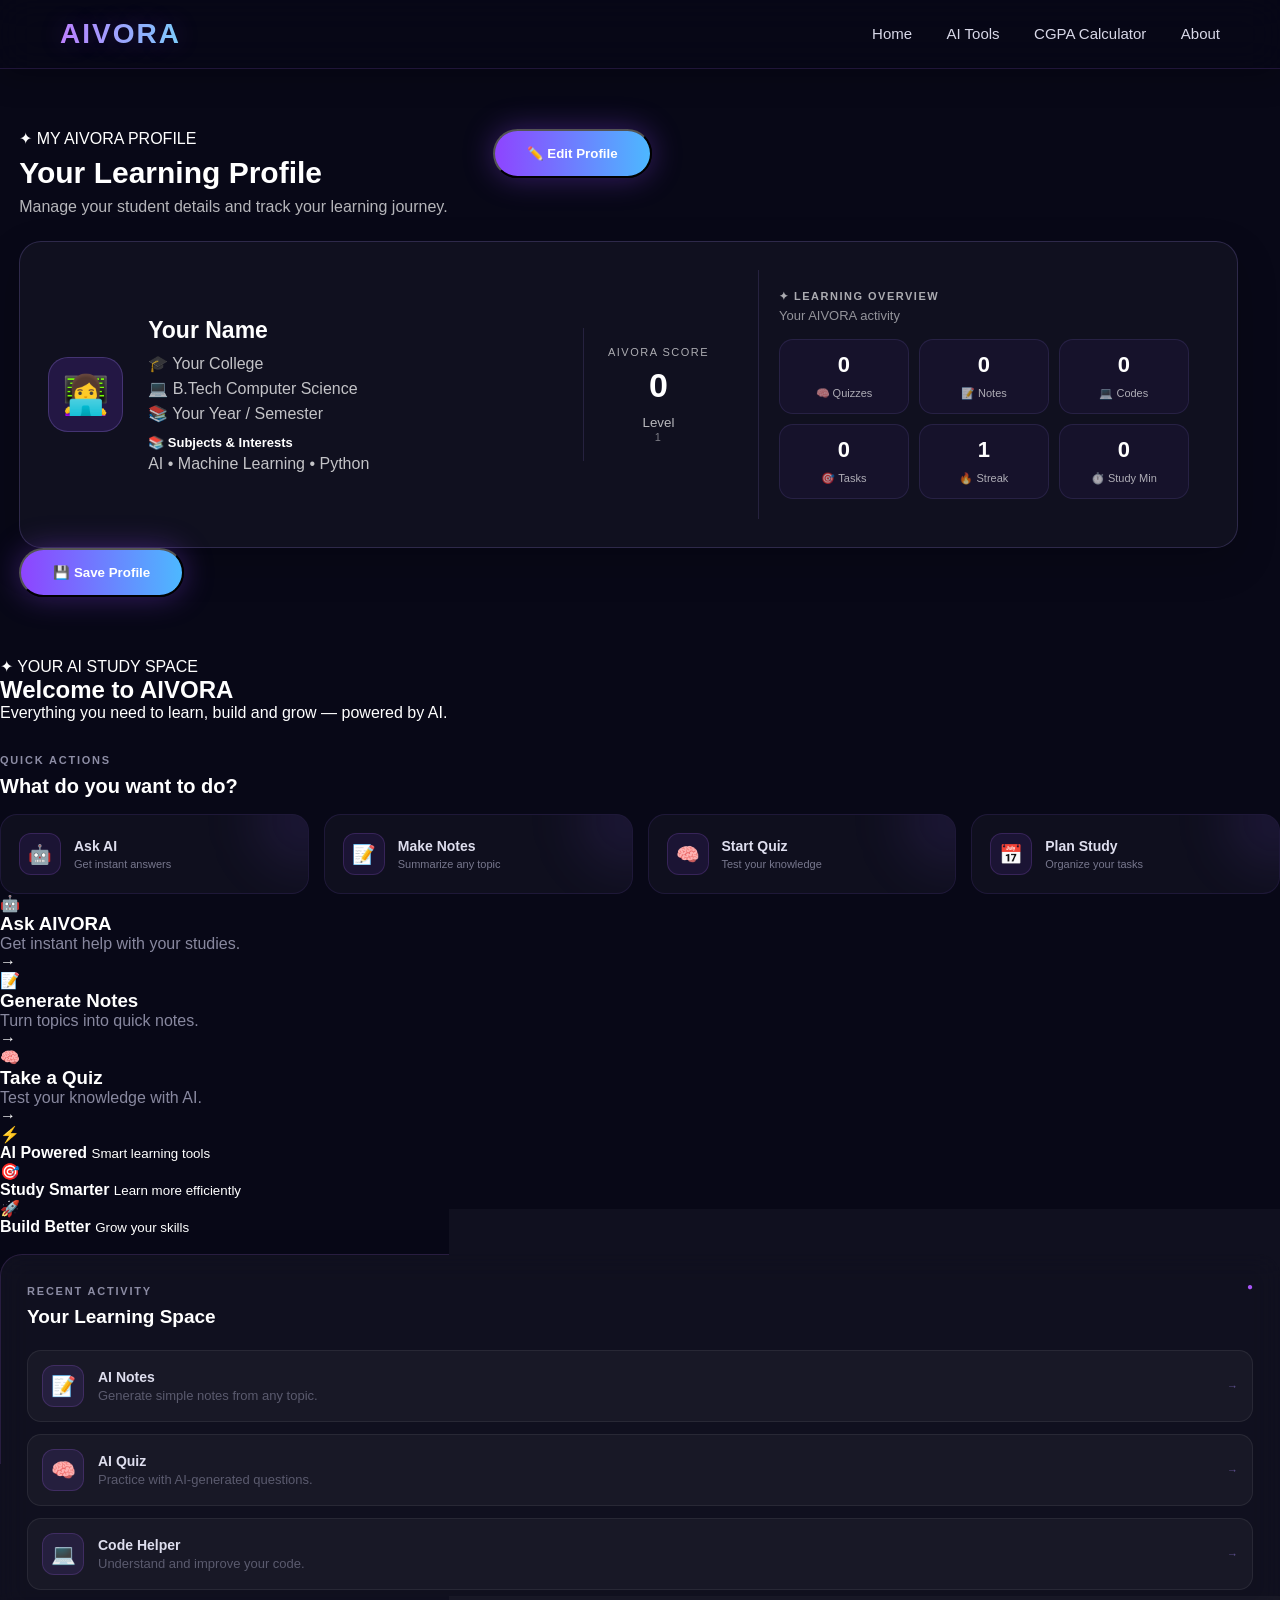
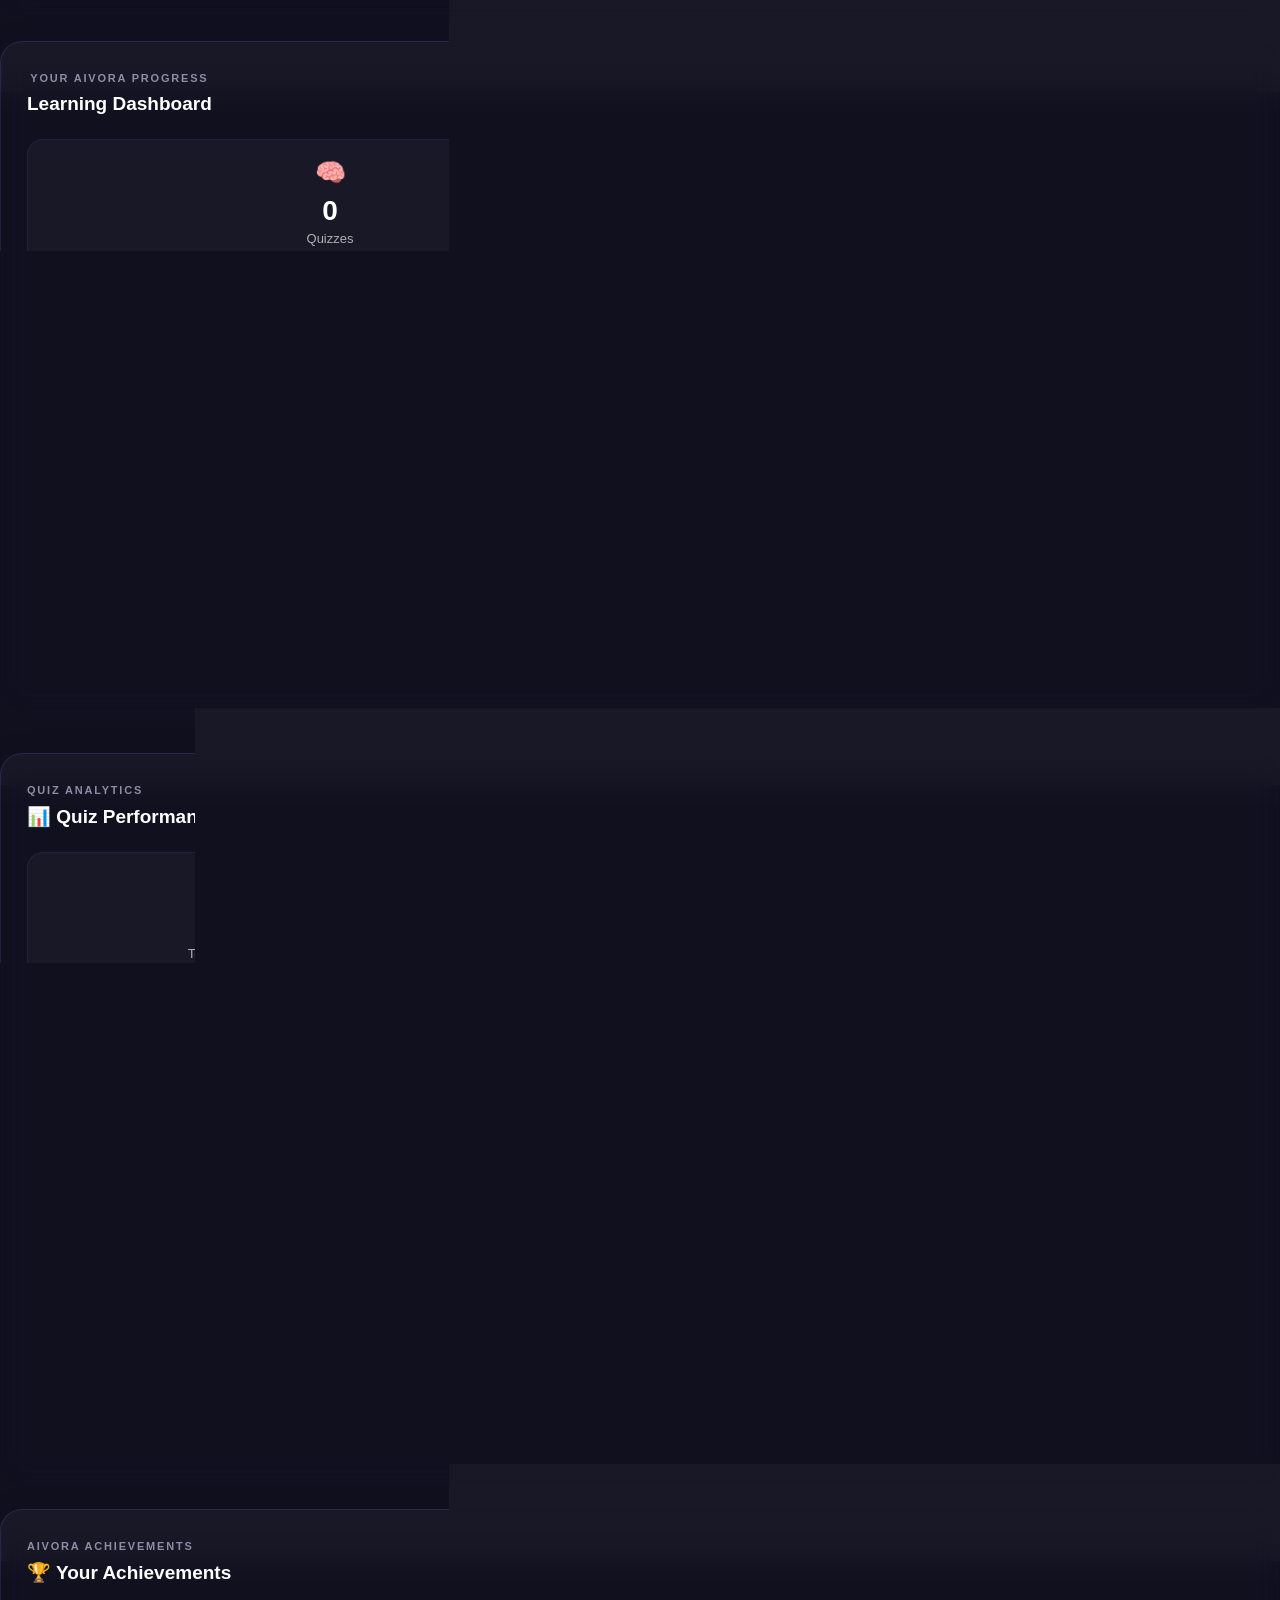
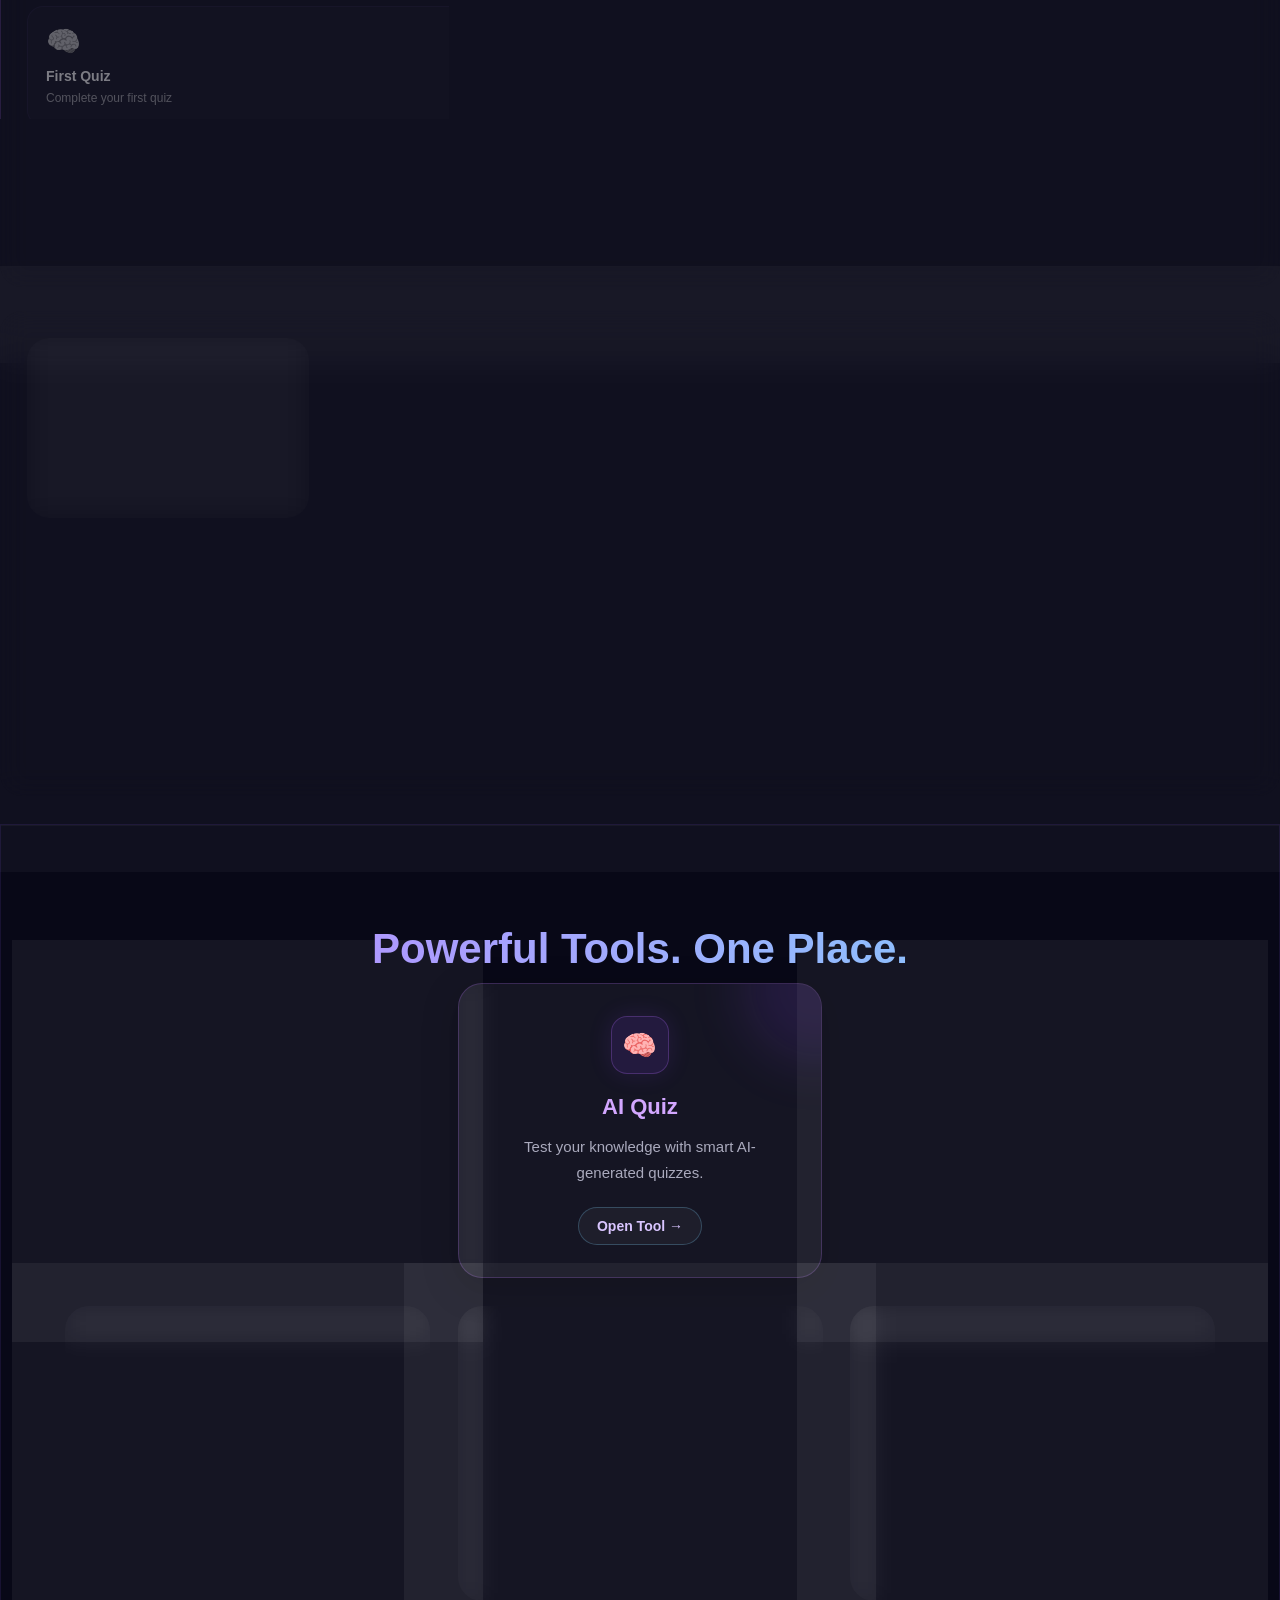
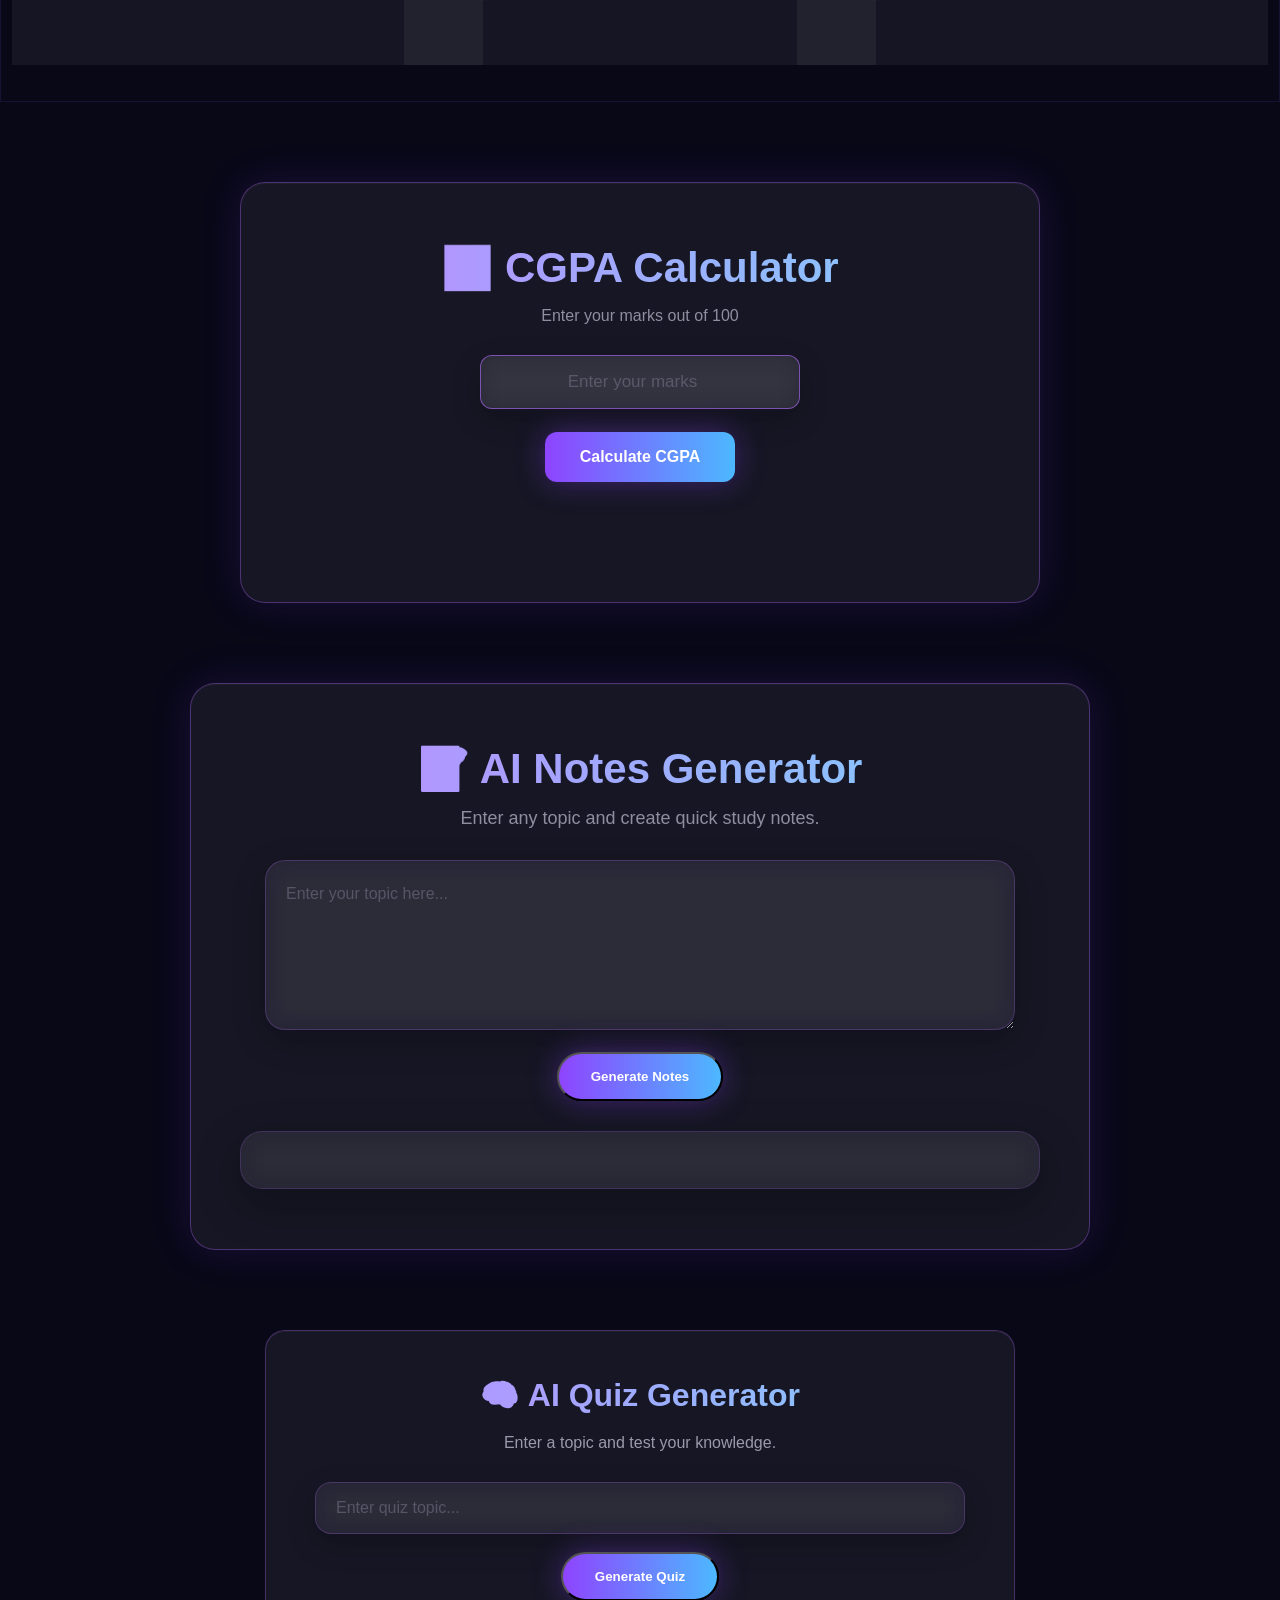
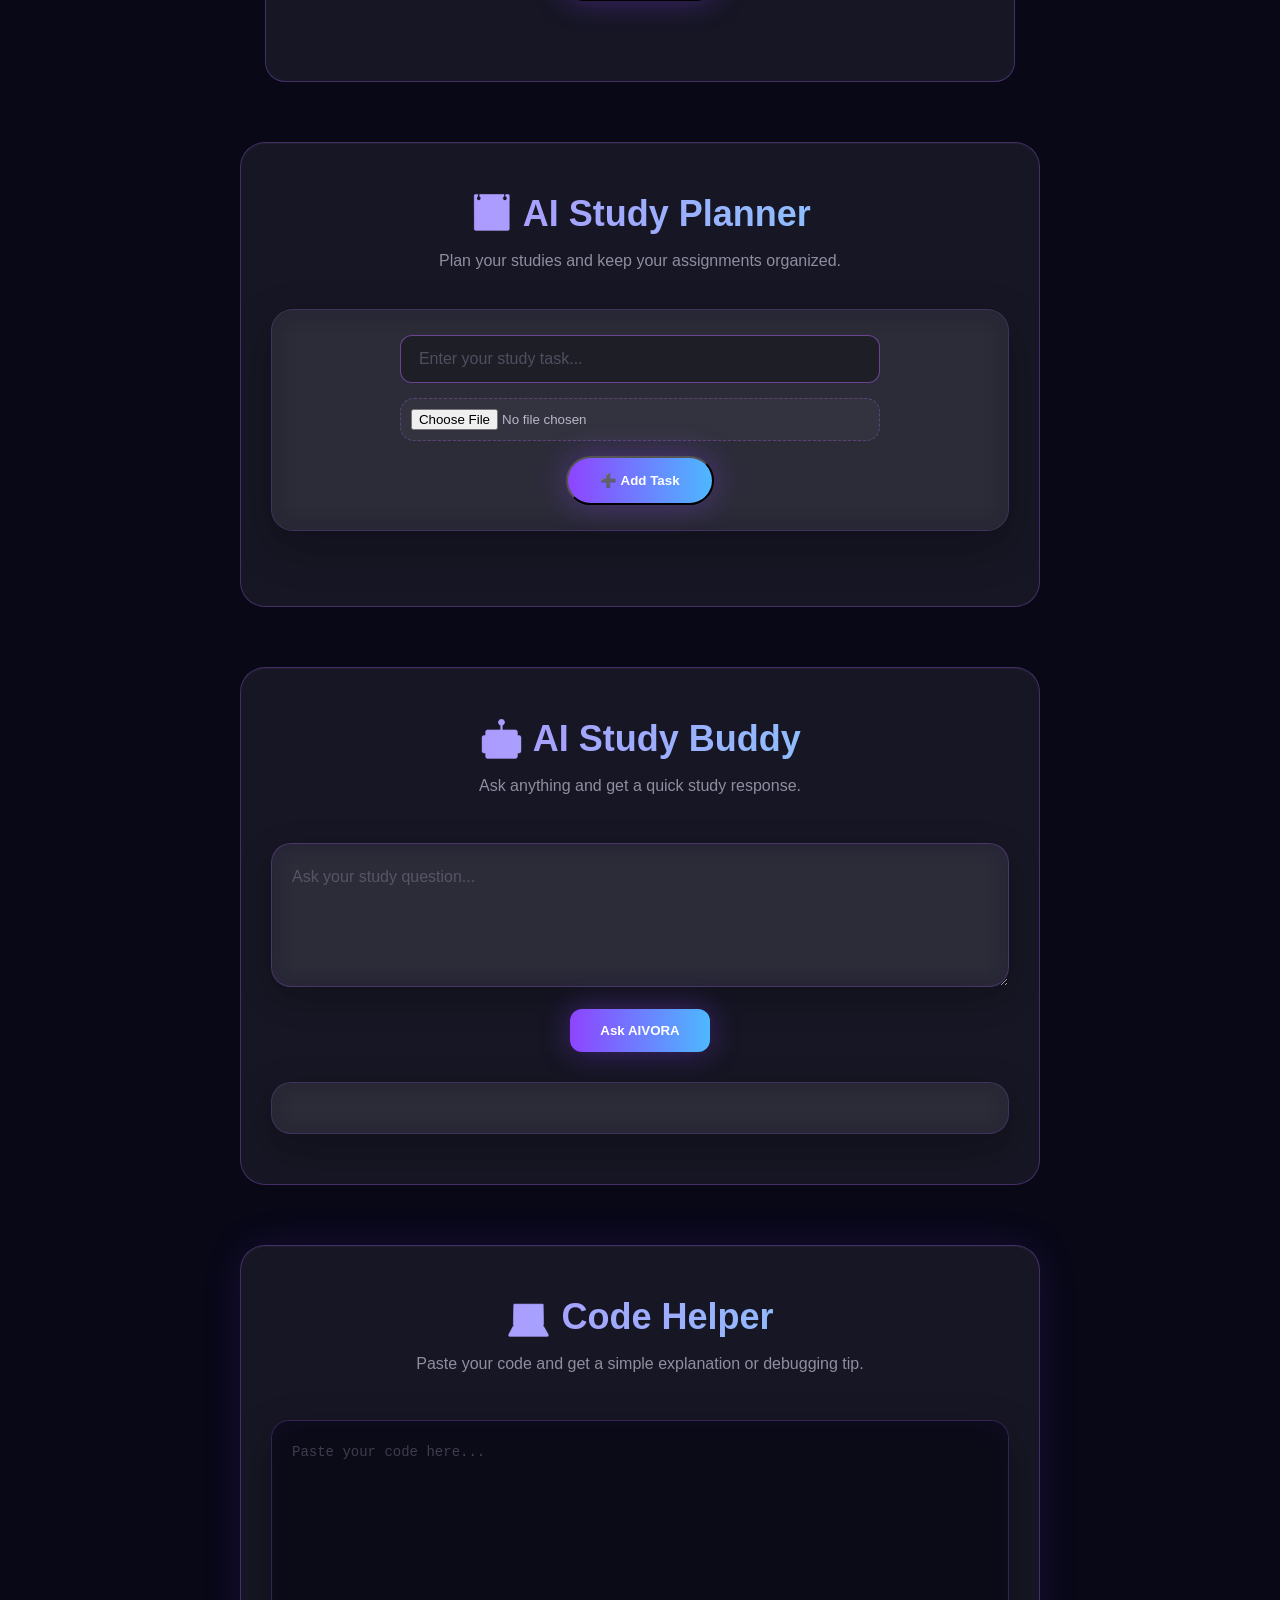
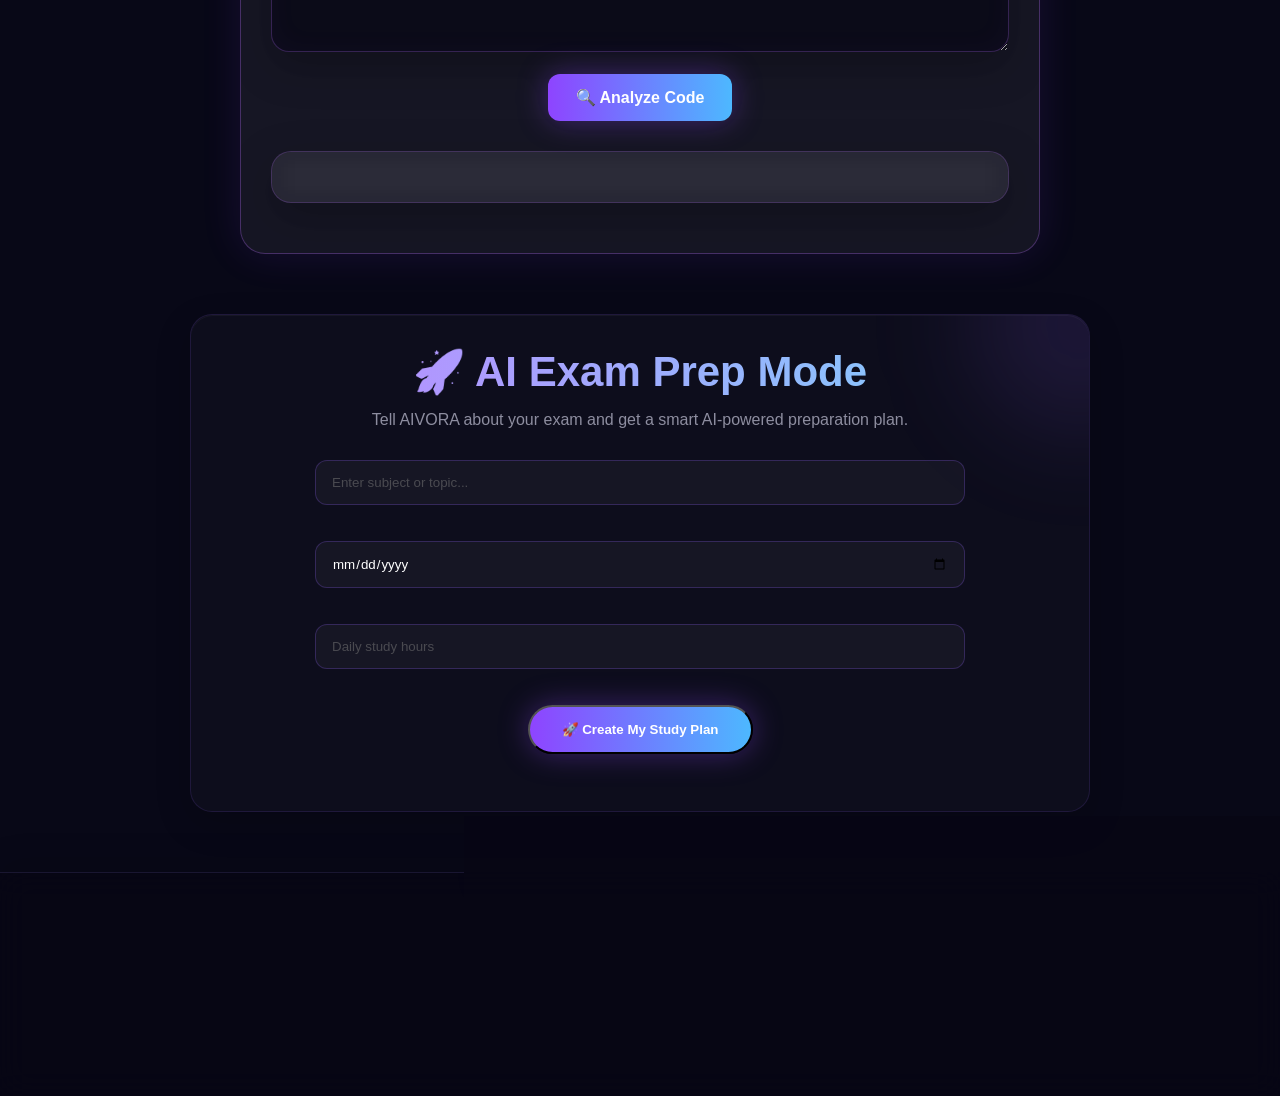
<file: index.html>
<!DOCTYPE html>
<html lang="en">

<head>
    <meta charset="UTF-8">
    <meta name="viewport" content="width=device-width, initial-scale=1.0">

    <title>AIVORA - AI Student Hub</title>

    <link rel="stylesheet" href="style.css">
</head>

<body>

    <!-- ================= NAVIGATION ================= -->

    <nav>
        <div class="logo">AIVORA</div>

        <div class="nav-links">
            <a href="#">Home</a>
            <a href="#tools">AI Tools</a>
            <a href="#calculator">CGPA Calculator</a>
            <a href="#about">About</a>
        </div>
    </nav>


<!-- ================= HERO ================= -->
<!-- ================= USER PROFILE ================= -->

<section class="profile-section" id="profile">

    <div class="profile-header">

        <div>
            <span class="dashboard-label">✦ MY AIVORA PROFILE</span>

            <h2>Your Learning Profile</h2>

            <p>
                Manage your student details and track your learning journey.
            </p>
        </div>

        <button
            class="button"
            onclick="toggleProfileEdit()">
            ✏️ Edit Profile
        </button>

    </div>


    <div class="profile-card">

        <div class="profile-avatar">
            👩‍💻
        </div>


        <div class="profile-info">

            <h3 id="profileName">
                Your Name
            </h3>

            <p id="profileCollege">
                🎓 Your College
            </p>

            <p id="profileCourse">
                💻 B.Tech Computer Science
            </p>

            <p id="profileYear">
                📚 Your Year / Semester
            </p>


            <div class="profile-interests">

                <span>📚 Subjects & Interests</span>

                <p id="profileInterests">
                    AI • Machine Learning • Python
                </p>

            </div>

        </div>


        <div class="profile-score">

            <span>AIVORA SCORE</span>

            <strong id="profileScore">
                0
            </strong>

            <small>
                Level <span id="profileLevel">1</span>
            </small>

        </div>
        <div class="profile-learning-overview">

    <div class="overview-title">
        <span>✦ LEARNING OVERVIEW</span>
        <p>Your AIVORA activity</p>
    </div>

    <div class="overview-grid">

        <div class="overview-item">
            <strong id="profileQuizCount">0</strong>
            <span>🧠 Quizzes</span>
        </div>

        <div class="overview-item">
            <strong id="profileNotesCount">0</strong>
            <span>📝 Notes</span>
        </div>

        <div class="overview-item">
            <strong id="profileCodeCount">0</strong>
            <span>💻 Codes</span>
        </div>

        <div class="overview-item">
            <strong id="profileTaskCount">0</strong>
            <span>🎯 Tasks</span>
        </div>

        <div class="overview-item">
            <strong id="profileStreakCount">0</strong>
            <span>🔥 Streak</span>
        </div>

        <div class="overview-item">
            <strong id="profileStudyMinutes">0</strong>
            <span>⏱️ Study Min</span>
        </div>

    </div>

</div>

    </div>


    <!-- PROFILE EDIT FORM -->

    <div
        class="profile-edit-box"
        id="profileEditBox">

        <h3>✏️ Edit Your Profile</h3>


        <input
            type="text"
            id="profileNameInput"
            placeholder="Enter your name"
        >


        <input
            type="text"
            id="profileCollegeInput"
            placeholder="Enter your college"
        >


        <input
            type="text"
            id="profileCourseInput"
            placeholder="Enter your course"
        >


        <input
            type="text"
            id="profileYearInput"
            placeholder="Enter your year / semester"
        >


      <div class="profile-interest-field">

    <label>📚 Subjects</label>

    <input
        type="text"
        id="profileSubjectsInput"
        placeholder="Enter your subjects"
    >

</div>

<div class="profile-interest-field">

    <label>💡 Interests</label>

    <input
        type="text"
        id="profileInterestsInput"
        placeholder="Enter your interests"
    >

</div>

        </div>


        <button
            class="button"
            onclick="saveProfile()">
            💾 Save Profile
        </button>

    </div>

</section>


<!-- ================= DASHBOARD ================= -->

<!-- ================= DASHBOARD ================= -->

<section class="dashboard" id="dashboard">

    <div class="dashboard-content">

        <div class="dashboard-welcome">
            <span class="dashboard-label">✦ YOUR AI STUDY SPACE</span>

            <h2>
                Welcome to <span>AIVORA</span>
            </h2>

            <p>
                Everything you need to learn, build and grow —
                powered by AI.
            </p>
            </div>
            <!-- QUICK ACTIONS -->

<div class="quick-actions">

    <div class="quick-title">
        <span>QUICK ACTIONS</span>
        <h3>What do you want to do?</h3>
    </div>

    <div class="quick-grid">

        <a href="#study" class="quick-action">
            <span>🤖</span>
            <div>
                <strong>Ask AI</strong>
                <small>Get instant answers</small>
            </div>
        </a>

        <a href="#notes" class="quick-action">
            <span>📝</span>
            <div>
                <strong>Make Notes</strong>
                <small>Summarize any topic</small>
            </div>
        </a>

        <a href="#quiz" class="quick-action">
            <span>🧠</span>
            <div>
                <strong>Start Quiz</strong>
                <small>Test your knowledge</small>
            </div>
        </a>

        <a href="#planner" class="quick-action">
            <span>📅</span>
            <div>
                <strong>Plan Study</strong>
                <small>Organize your tasks</small>
            </div>
        </a>

    </div>

</div>
        </div>


        <div class="dashboard-actions">

            <a href="#study" class="dashboard-card primary-dashboard">

                <div class="dashboard-icon">🤖</div>

                <div>
                    <h3>Ask AIVORA</h3>
                    <p>Get instant help with your studies.</p>
                </div>

                <span>→</span>

            </a>


            <a href="#notes" class="dashboard-card">

                <div class="dashboard-icon">📝</div>

                <div>
                    <h3>Generate Notes</h3>
                    <p>Turn topics into quick notes.</p>
                </div>

                <span>→</span>

            </a>


            <a href="#quiz" class="dashboard-card">

                <div class="dashboard-icon">🧠</div>

                <div>
                    <h3>Take a Quiz</h3>
                    <p>Test your knowledge with AI.</p>
                </div>

                <span>→</span>

            </a>

        </div>


        <div class="dashboard-stats">

            <div class="stat-card">
                <span class="stat-icon">⚡</span>
                <div>
                    <strong>AI Powered</strong>
                    <small>Smart learning tools</small>
                </div>
            </div>

            <div class="stat-card">
                <span class="stat-icon">🎯</span>
                <div>
                    <strong>Study Smarter</strong>
                    <small>Learn more efficiently</small>
                </div>
            </div>

            <div class="stat-card">
                <span class="stat-icon">🚀</span>
                <div>
                    <strong>Build Better</strong>
                    <small>Grow your skills</small>
                </div>
            </div>

        </div>

    </div>
<!-- DASHBOARD LOWER AREA -->

<div class="dashboard-lower">


<!-- RECENT ACTIVITY -->
<div class="dashboard-panel" id="activityPanel">

    <div class="panel-heading">
        <div>
            <span>RECENT ACTIVITY</span>
            <h3>Your Learning Space</h3>
        </div>

        <span class="panel-dot">●</span>
    </div>

    <div class="activity-item">
        <div class="activity-icon">📝</div>
        <div>
            <strong>AI Notes</strong>
            <p>Generate simple notes from any topic.</p>
        </div>
        <span>→</span>
    </div>

    <div class="activity-item">
        <div class="activity-icon">🧠</div>
        <div>
            <strong>AI Quiz</strong>
            <p>Practice with AI-generated questions.</p>
        </div>
        <span>→</span>
    </div>

    <div class="activity-item">
        <div class="activity-icon">💻</div>
        <div>
            <strong>Code Helper</strong>
            <p>Understand and improve your code.</p>
        </div>
        <span>→</span>
    </div>

</div>


<!-- AIVORA PROGRESS -->
<div class="dashboard-panel progress-panel">

    <div class="panel-heading">
        <div>
            <span>YOUR AIVORA PROGRESS</span>
            <h3>Learning Dashboard</h3>
        </div>

        <span class="progress-symbol">✦</span>
    </div>

    <div class="progress-stats">

        <div class="progress-card">
            <span>🧠</span>
            <strong id="quizCount">0</strong>
            <p>Quizzes</p>
        </div>

        <div class="progress-card">
            <span>📚</span>
            <strong id="notesCount">0</strong>
            <p>Notes</p>
        </div>

        <div class="progress-card">
            <span>💻</span>
            <strong id="codeCount">0</strong>
            <p>Codes</p>
        </div>

        <div class="progress-card">
            <span>✅</span>
            <strong id="taskCount">0</strong>
            <p>Tasks Done</p>
        </div>

        <div class="progress-card">
            <span>🔥</span>
            <strong id="streakCount">0</strong>
            <p>Day Streak</p>
        </div>

        <div class="progress-card">
            <span>⚡</span>
            <strong id="xpCount">0</strong>
            <p>AIVORA XP</p>
            <p id="levelText">Level 1</p>

            <div class="xp-bar">
                <div class="xp-fill" id="xpFill"></div>
            </div>
        </div>

    </div>

    <div id="insightContent">
        <p>Analyzing your learning journey...</p>
    </div>

    <small id="xpProgressText">0 / 100 XP</small>

    <p class="progress-text">
        Your AIVORA learning journey, all in one place.
    </p>

</div>



<!-- QUIZ PERFORMANCE -->

<div class="dashboard-panel quiz-performance-panel">

    <div class="panel-heading">

        <div>
            <span>QUIZ ANALYTICS</span>
            <h3>📊 Quiz Performance</h3>
        </div>

        <span class="progress-symbol">✦</span>

    </div>


    <div class="quiz-performance-stats">

        <div class="performance-card">

            <span>🧠</span>

            <strong id="totalQuizzes">
                0
            </strong>

            <p>Total Quizzes</p>

        </div>


        <div class="performance-card">

            <span>📈</span>

            <strong id="averageScore">
                0%
            </strong>

            <p>Average Score</p>

        </div>


        <div class="performance-card">

            <span>🏆</span>

            <strong id="bestScore">
                0%
            </strong>

            <p>Best Score</p>

        </div>

    </div>


    <div class="quiz-history-box">

        <h4>Recent Attempts</h4>

        <div id="quizHistoryList">

            <p>No quiz attempts yet.</p>

        </div>

    </div>


    <div class="score-trend-box">

        <h4>📈 Score Trend</h4>

        <div id="scoreTrend">

            <p>No score trend available yet.</p>

        </div>

    </div>


    <div class="quiz-improvement-box">

        <h4>🚀 Improvement Tracker</h4>

        <div id="quizImprovement">

            <p>
                Complete at least 2 quizzes to see your improvement.
            </p>

        </div>

    </div>

</div>



<!-- ACHIEVEMENTS -->

<div class="dashboard-panel achievements-panel">

    <div class="panel-heading">

        <div>
            <span>AIVORA ACHIEVEMENTS</span>
            <h3>🏆 Your Achievements</h3>
        </div>

        <span class="progress-symbol">✦</span>

    </div>


    <div class="achievements-grid">

        <div class="achievement-card">

            <span>🧠</span>

            <strong>First Quiz</strong>

            <p>
                Complete your first quiz
            </p>

        </div>


        <div class="achievement-card">

            <span>📚</span>

            <strong>Note Maker</strong>

            <p>
                Generate your first AI notes
            </p>

        </div>


        <div class="achievement-card">

            <span>💻</span>

            <strong>Code Master</strong>

            <p>
                Use AI Code Helper
            </p>

        </div>


        <div class="achievement-card">

            <span>🏆</span>

            <strong>Quiz Champion</strong>

            <p>
                Score 80% or higher
            </p>

        </div>

    </div>

</div>



<!-- DAILY STUDY GOAL -->

<div class="dashboard-panel daily-goal-panel">

    <div class="panel-heading">

        <div>
            <!-- STUDY HISTORY -->

<div class="dashboard-panel study-history-panel">

    <div class="panel-heading">

        <div>
            <span>STUDY HISTORY</span>
            <h3>📅 Your Study Activity</h3>
        </div>

        <span class="progress-symbol">✦</span>

    </div>

    <div id="studyHistoryList">

        <p class="empty-history">
            No study sessions recorded yet.
        </p>

    </div>

</div>

            <span>DAILY STUDY GOAL</span>

            <h3>🎯 Today's Study Goal</h3>

        </div>

        <span class="progress-symbol">✦</span>

    </div>


    <div class="daily-goal-progress">

        <p id="dailyGoalText">
            0 / 60 minutes
        </p>


        <div class="daily-goal-bar">

            <div
                class="daily-goal-fill"
                id="dailyGoalFill">
            </div>

        </div>

    </div>


    <div class="study-session">

        <div
            class="session-timer"
            id="studyTimer">

            00:00

        </div>


        <div class="session-buttons">

            <button
                class="button"
                onclick="startStudySession()">

                ▶ Start Session

            </button>


            <button
                class="button"
                onclick="stopStudySession()">

                ⏹ Stop Session

            </button>

        </div>


        <p id="sessionStatus">
            Ready to study?
        </p>

    </div>

</div>


</div>

</section>
    <!-- ================= AI TOOLS ================= -->

    <section class="tools" id="tools">

        <h2>Powerful Tools. One Place.</h2>

        <div class="cards">

            <!-- AI NOTES -->

            <div class="card">

                <div class="tool-icon">
                    📝
                </div>

                <h3>AI Notes</h3>

                <p>
                    Turn lengthy study material into simple and easy notes.
                </p>

                <a href="#notes" class="tool-button">
                    Open Tool →
                </a>

            </div>


            <!-- AI QUIZ -->

            <div class="card">

                <div class="tool-icon">
                    🧠
                </div>

                <h3>AI Quiz</h3>

                <p>
                    Test your knowledge with smart AI-generated quizzes.
                </p>

                <a href="#quiz" class="tool-button">
                    Open Tool →
                </a>

            </div>


            <!-- STUDY PLANNER -->

            <div class="card">

                <div class="tool-icon">
                    📅
                </div>

                <h3>Study Planner</h3>

                <p>
                    Organize your study schedule and stay productive.
                </p>

                <a href="#planner" class="tool-button">
                    Open Tool →
                </a>

            </div>


            <!-- CODE HELPER -->

            <div class="card">

                <div class="tool-icon">
                    💻
                </div>

                <h3>Code Helper</h3>

                <p>
                    Understand programming concepts and debug your code.
                </p>

                <a href="#codehelper" class="tool-button">
                    Open Tool →
                </a>

            </div>


            <!-- CGPA CALCULATOR -->

            <div class="card">

                <div class="tool-icon">
                    📊
                </div>

                <h3>CGPA Calculator</h3>

                <p>
                    Calculate your academic performance quickly and easily.
                </p>

                <a href="#calculator" class="tool-button">
                    Open Tool →
                </a>

            </div>


            <!-- PROJECT IDEAS -->

            <div class="card">

                <div class="tool-icon">
                    💡
                </div>

                <h3>Project Ideas</h3>

                <p>
                    Discover creative technology and AI project ideas.
                </p>

                <a href="#about" class="tool-button">
                    Explore →
                </a>

            </div>

        </div>

    </section>


    <!-- ================= CGPA CALCULATOR ================= -->

    <section class="tools" id="calculator">

        <h2>📊 CGPA Calculator</h2>

        <p>
            Enter your marks out of 100
        </p>

        <br>

        <input
            type="number"
            id="marks"
            placeholder="Enter your marks"
            min="0"
            max="100"
        >

        <br><br>

        <button
            class="button"
            onclick="calculateCGPA()">
            Calculate CGPA
        </button>

        <h3 id="result"></h3>

    </section>


    <!-- ================= AI NOTES ================= -->

    <section class="tools" id="notes">

        <h2>📝 AI Notes Generator</h2>

        <p>
            Enter any topic and create quick study notes.
        </p>

        <br>

        <textarea
            id="topic"
            placeholder="Enter your topic here..."
            rows="5"></textarea>

        <br><br>

        <button
            class="button"
            onclick="generateNotes()">
            Generate Notes
        </button>

        <div id="notesResult"></div>

    </section>


    <!-- ================= AI QUIZ ================= -->

    <section class="tools" id="quiz">

        <h2>🧠 AI Quiz Generator</h2>

        <p>
            Enter a topic and test your knowledge.
        </p>

        <br>

        <input
            type="text"
            id="quizTopic"
            placeholder="Enter quiz topic..."
        >

        <br><br>

        <button
            class="button"
            onclick="generateQuiz()">
            Generate Quiz
        </button>

        <div id="quizResult"></div>

    </section>


    <!-- ================= STUDY PLANNER ================= -->

    <section class="tools" id="planner">

        <h2>📅 AI Study Planner</h2>

        <p>
            Plan your studies and keep your assignments organized.
        </p>

        <div class="planner-box">

            <input
                type="text"
                id="taskInput"
                placeholder="Enter your study task..."
            >

            <input
                type="file"
                id="assignmentFile"
                accept=".pdf,.doc,.docx,.ppt,.pptx,.txt"
            >

            <button
                class="button"
                onclick="addTask()">
                ➕ Add Task
            </button>

        </div>

        <div id="taskList"></div>

    </section>


    <!-- ================= AI STUDY BUDDY ================= -->

    <section class="tools" id="study">

        <h2>🤖 AI Study Buddy</h2>

        <p>
            Ask anything and get a quick study response.
        </p>

        <br>

        <textarea
            id="studyQuestion"
            placeholder="Ask your study question..."
            rows="4"></textarea>

        <br><br>

        <button
            class="button"
            onclick="askStudyBuddy()">
            Ask AIVORA
        </button>

        <div id="studyResult"></div>

    </section>


    <!-- ================= CODE HELPER ================= -->

    <section class="tools" id="codehelper">

        <h2>💻 Code Helper</h2>

        <p>
            Paste your code and get a simple explanation or debugging tip.
        </p>

        <br>

        <textarea
            id="codeInput"
            placeholder="Paste your code here..."
            rows="8"></textarea>

        <br><br>

        <button
            class="button"
            onclick="helpWithCode()">
            🔍 Analyze Code
        </button>

        <div id="codeResult"></div>

    </section>
<!-- ================= AI EXAM PREP MODE ================= -->

<section class="tools exam-prep" id="examPrep">

    <h2>🚀 AI Exam Prep Mode</h2>

    <p>
        Tell AIVORA about your exam and get a smart AI-powered preparation plan.
    </p>

    <br>

    <input
        type="text"
        id="examSubject"
        placeholder="Enter subject or topic..."
    >

    <br><br>

    <input
        type="date"
        id="examDate"
    >

    <br><br>

    <input
        type="number"
        id="studyHours"
        placeholder="Daily study hours"
        min="1"
        max="12"
    >

    <br><br>

    <button
        class="button"
        onclick="generateExamPlan()">
        🚀 Create My Study Plan
    </button>

    <div id="examPrepResult"></div>

</section>

    <!-- ================= FOOTER ================= -->

    <footer id="about">

        <h3>AIVORA</h3>

        <p>
            Your AI-powered student companion.
        </p>

        <br>

        <p>
            © 2026 AIVORA — Learn. Build. Grow.
        </p>

    </footer>


    <!-- ================= JAVASCRIPT ================= -->

    <script src="script.js"></script>

</body>

</html>
</file>
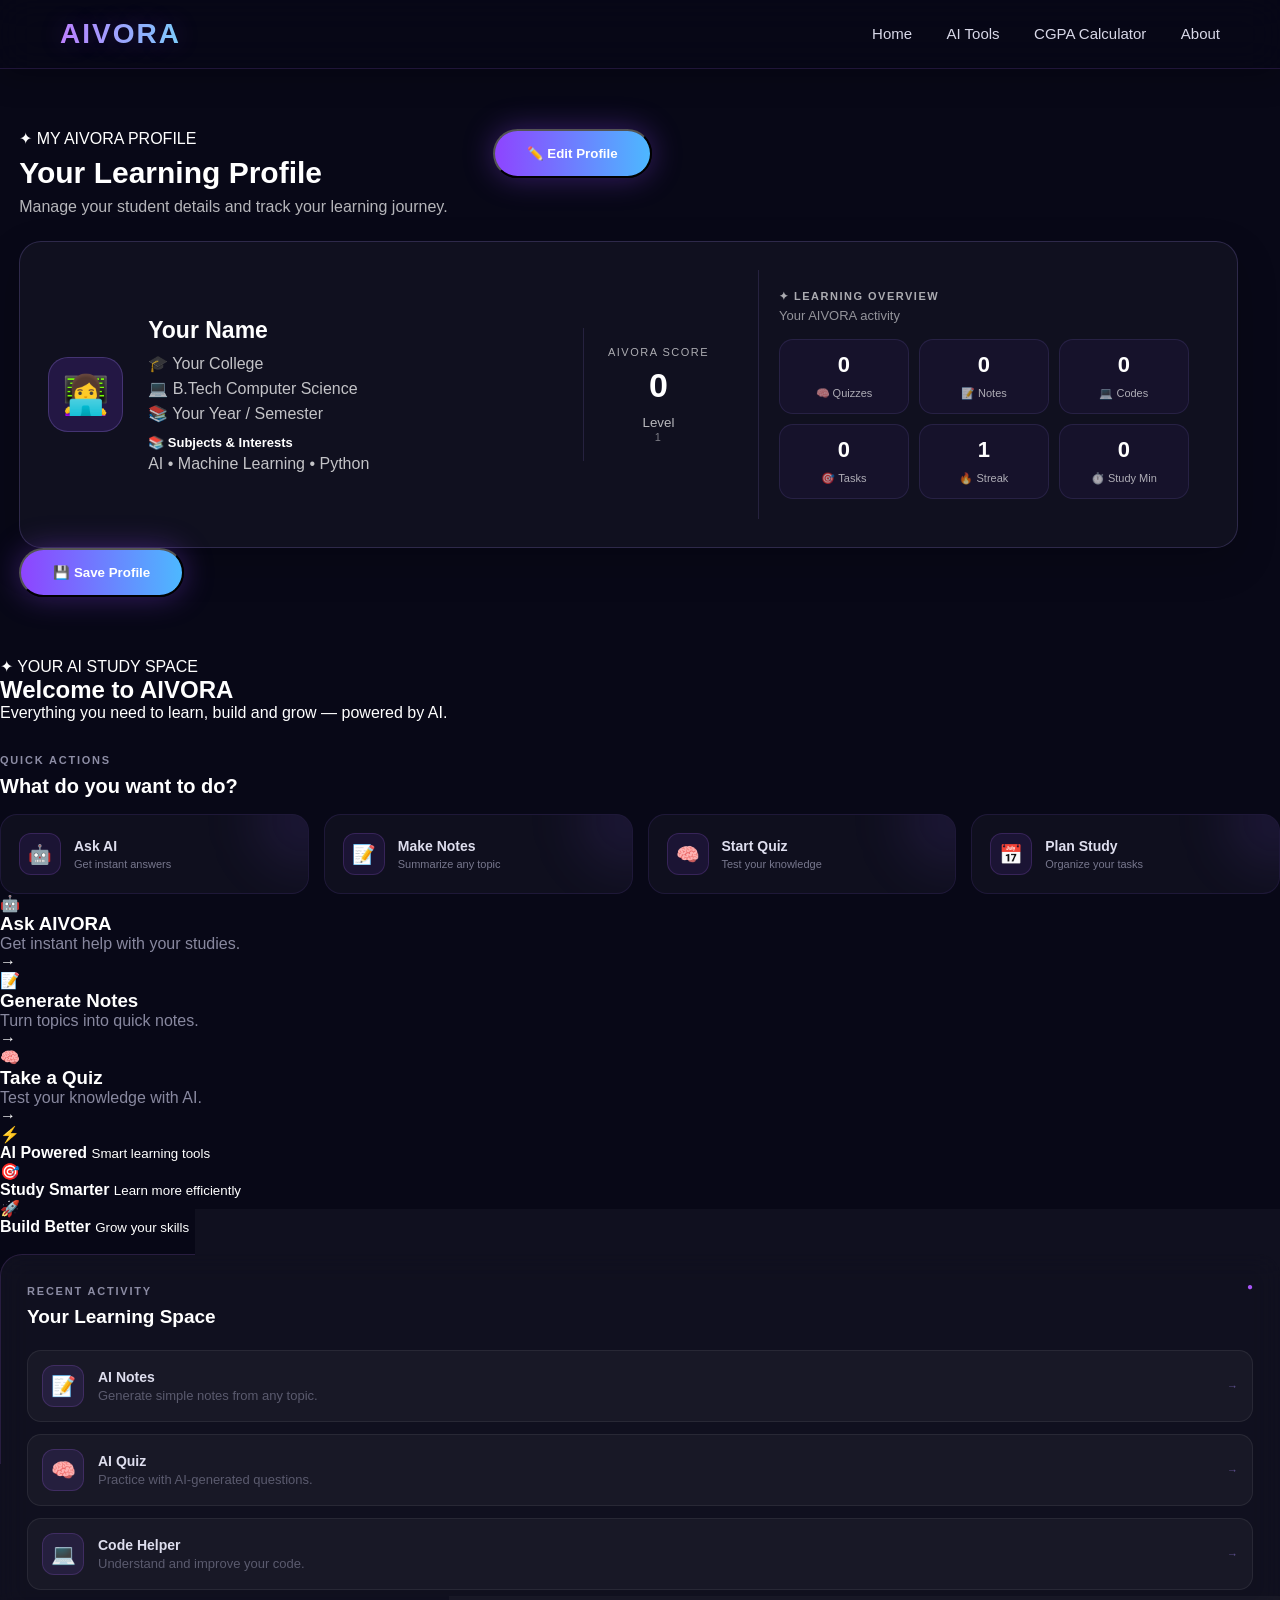
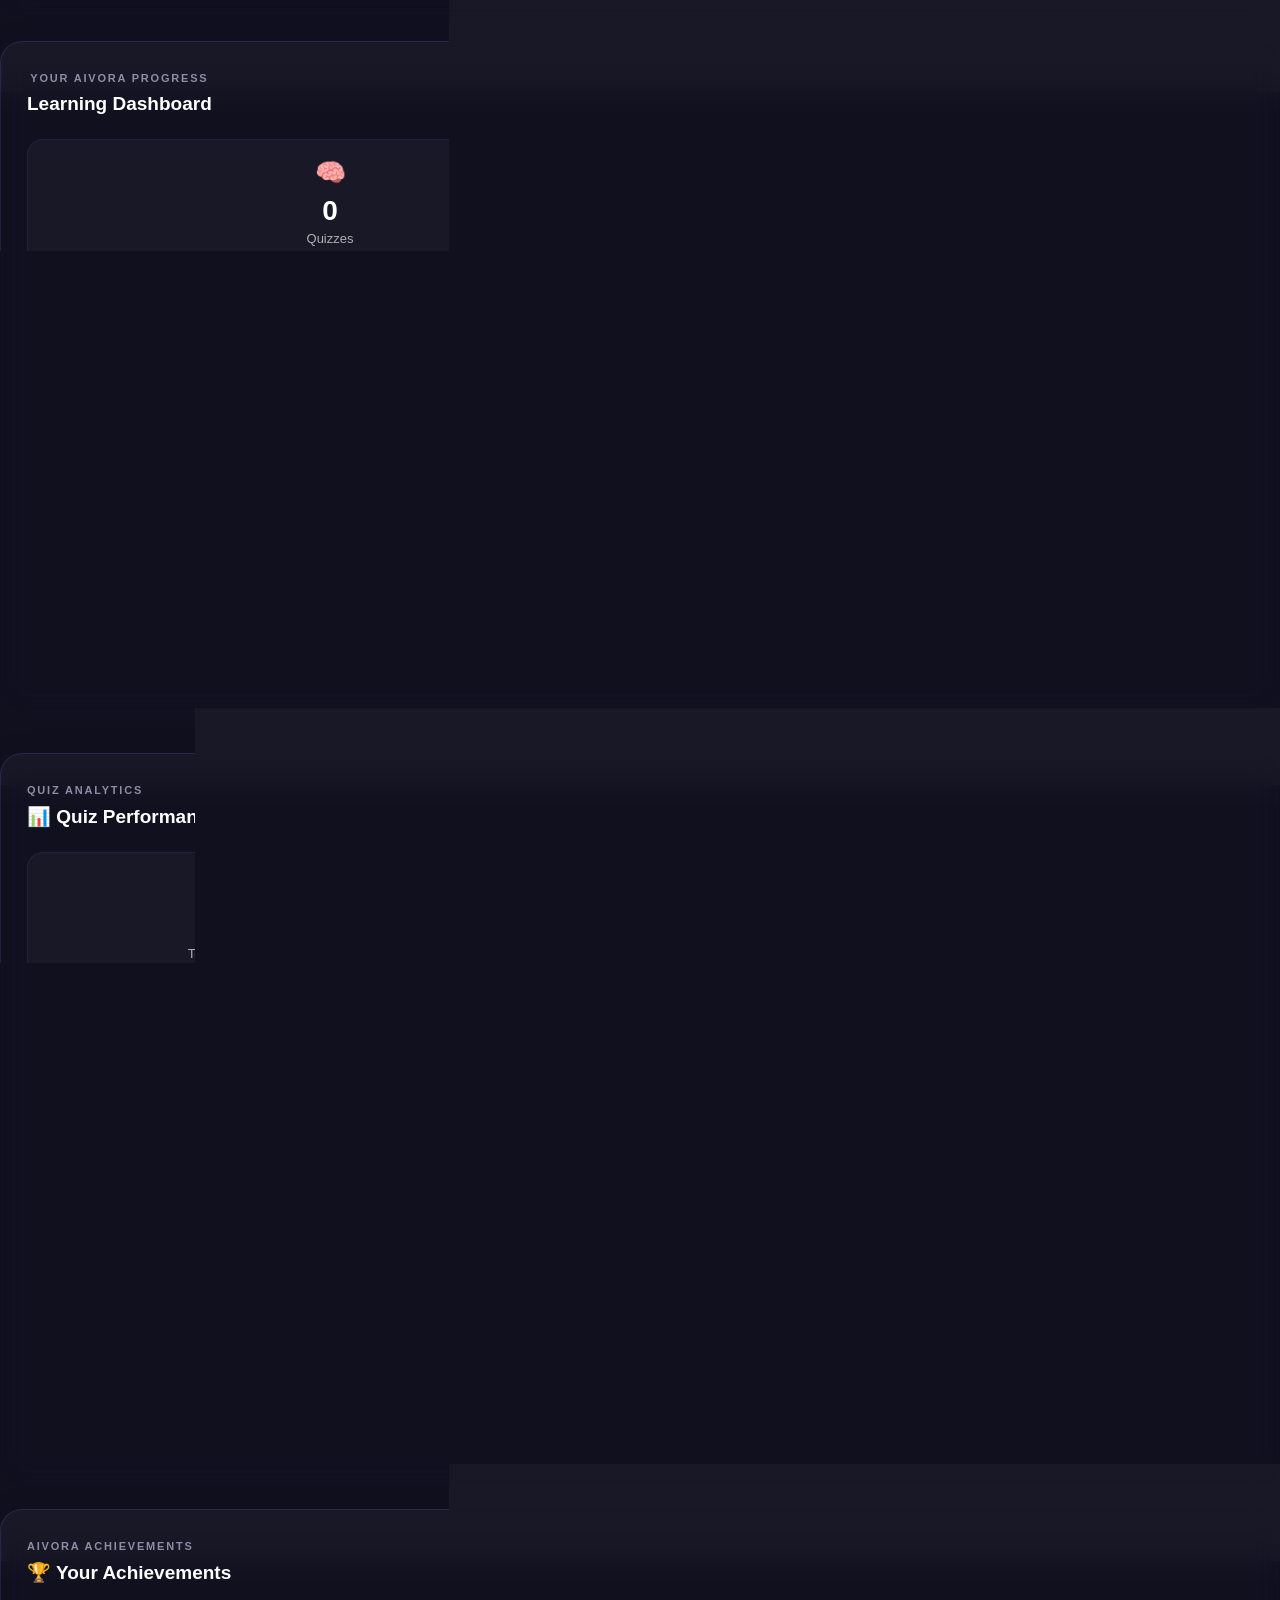
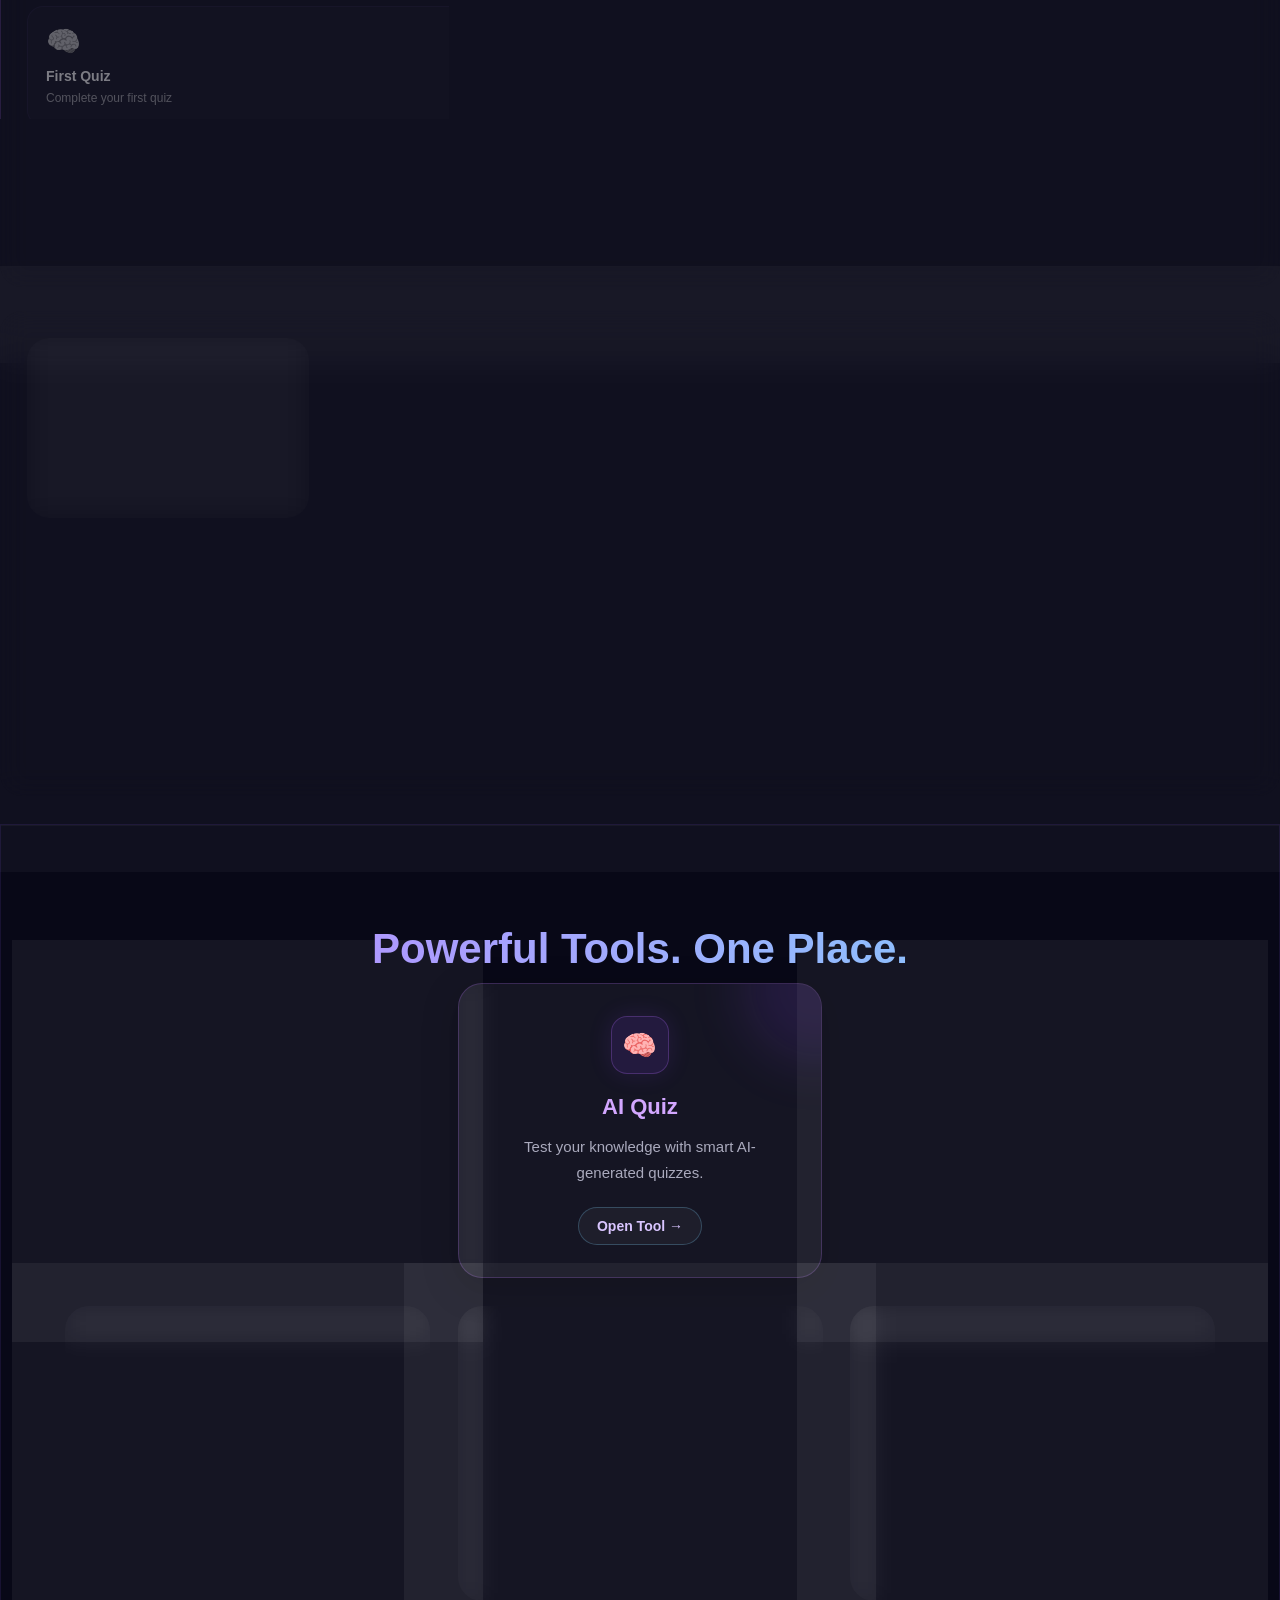
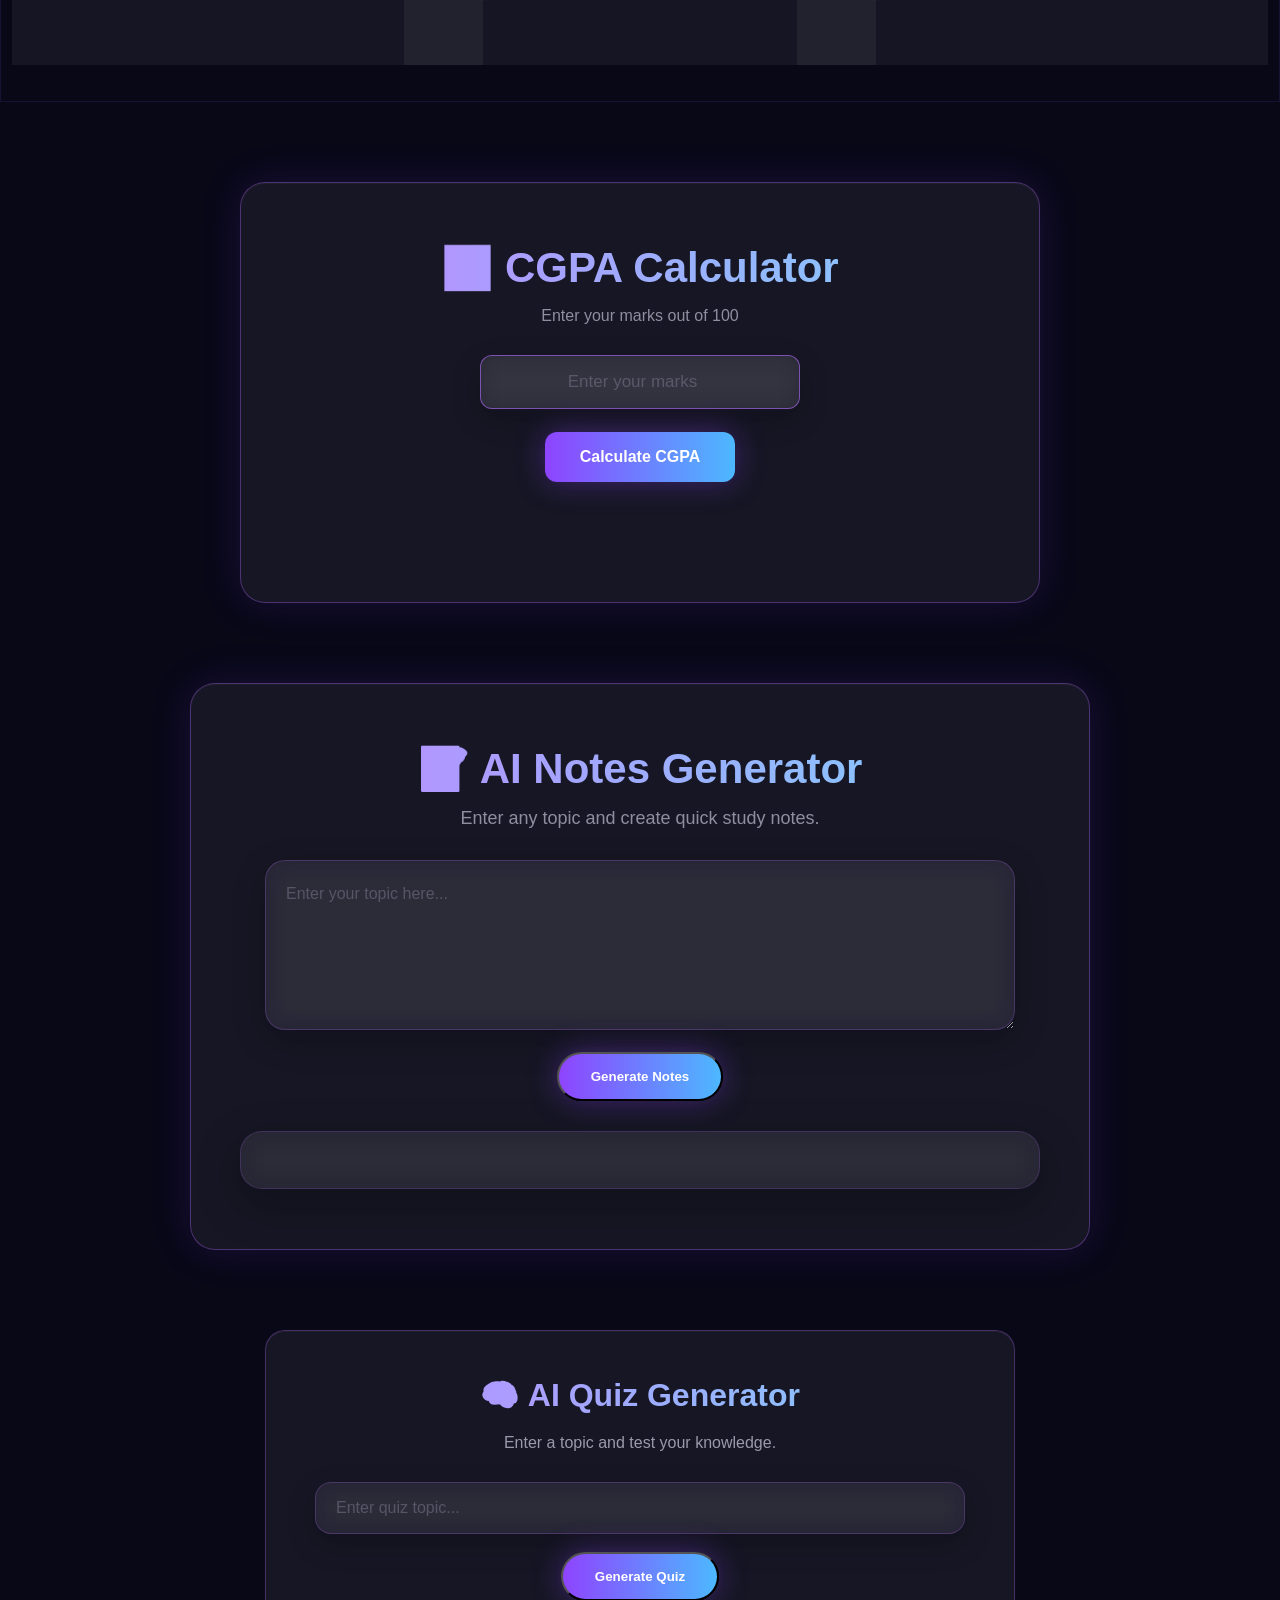
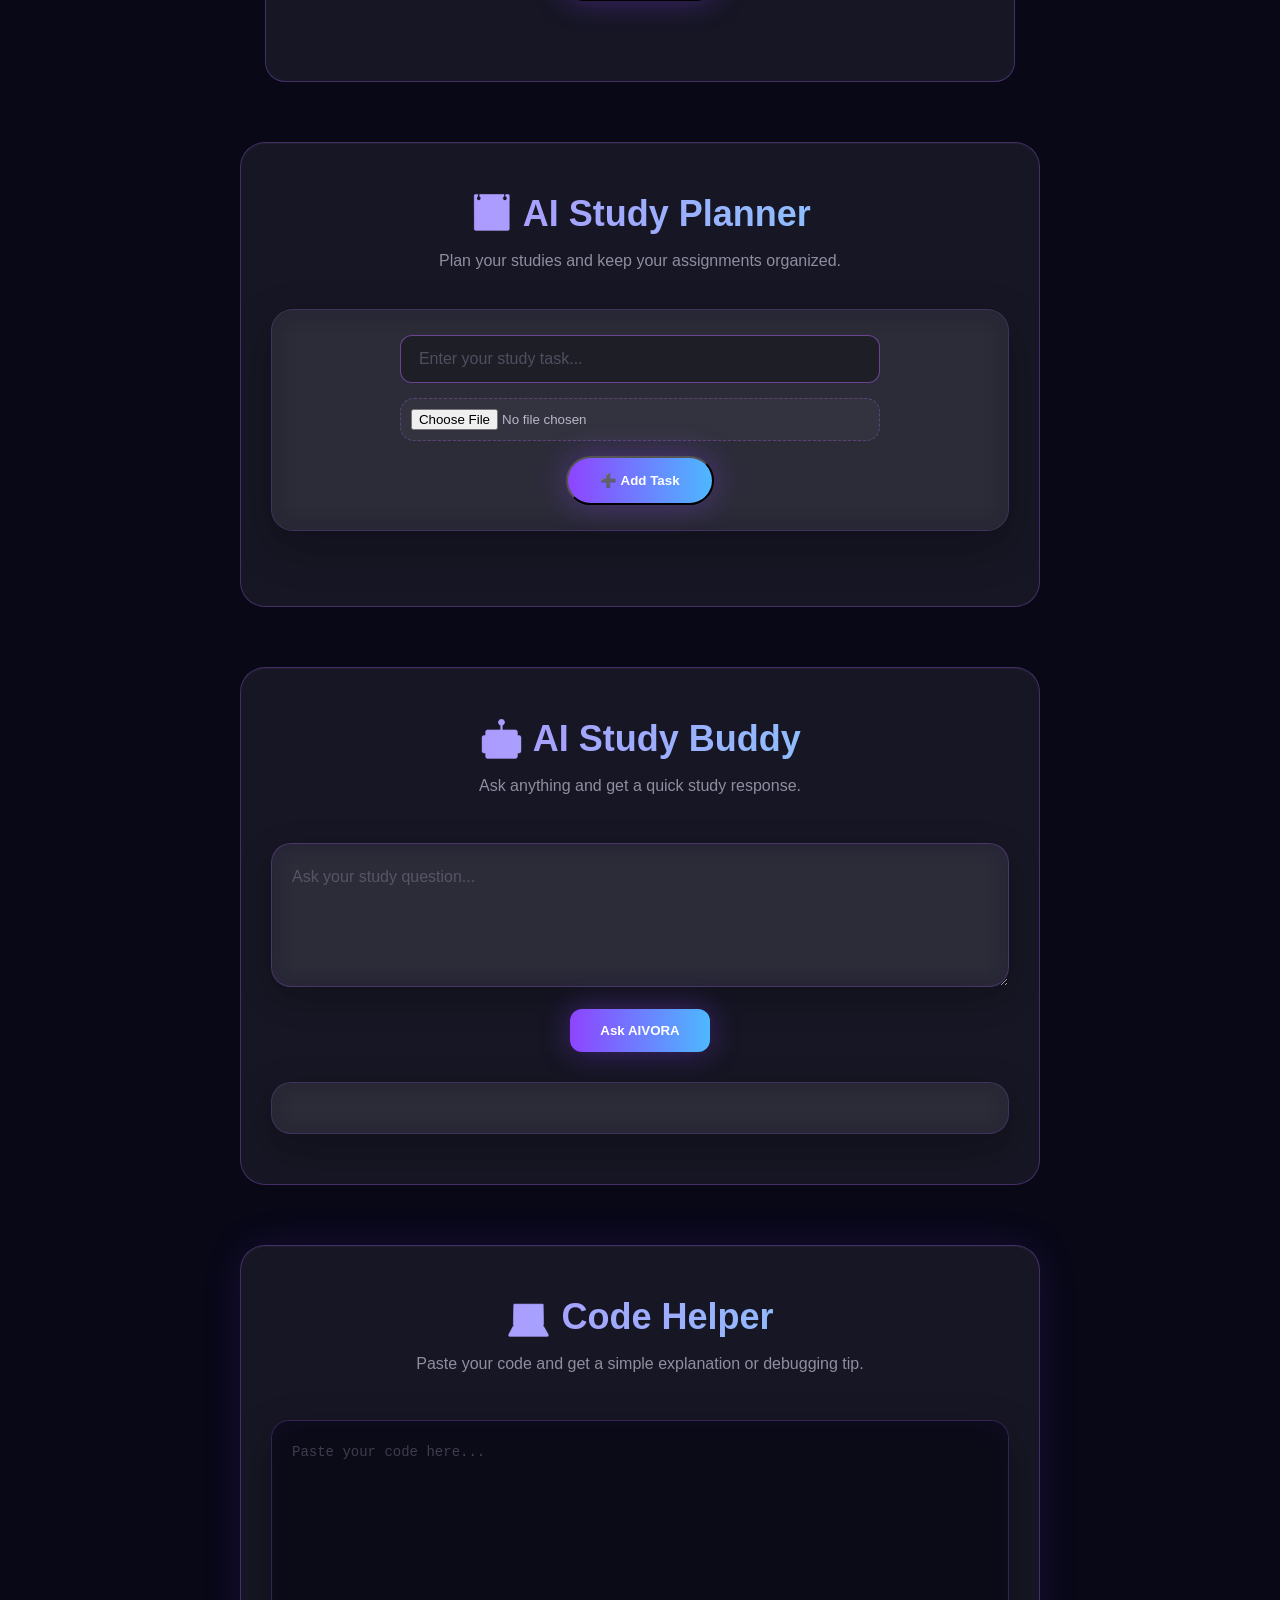
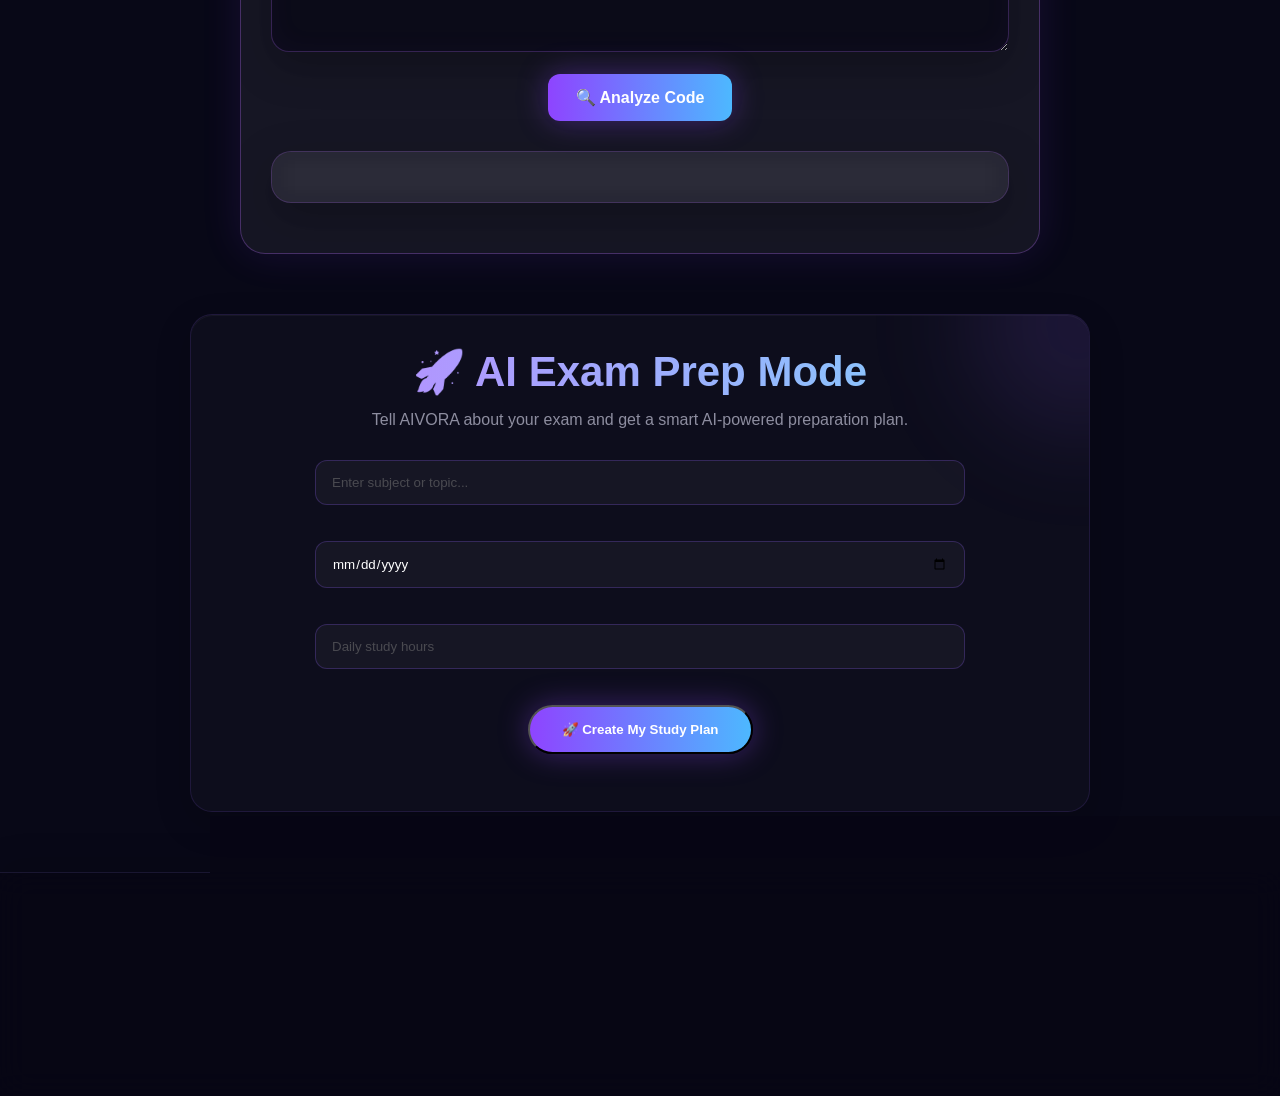
<file: index (7).html>
<!DOCTYPE html>
<html lang="en">

<head>
    <meta charset="UTF-8">
    <meta name="viewport" content="width=device-width, initial-scale=1.0">

    <title>AIVORA - AI Student Hub</title>

    <link rel="stylesheet" href="style.css">
</head>

<body>

    <!-- ================= NAVIGATION ================= -->

    <nav>
        <div class="logo">AIVORA</div>

        <div class="nav-links">
            <a href="#">Home</a>
            <a href="#tools">AI Tools</a>
            <a href="#calculator">CGPA Calculator</a>
            <a href="#about">About</a>
        </div>
    </nav>


<!-- ================= HERO ================= -->
<!-- ================= USER PROFILE ================= -->

<section class="profile-section" id="profile">

    <div class="profile-header">

        <div>
            <span class="dashboard-label">✦ MY AIVORA PROFILE</span>

            <h2>Your Learning Profile</h2>

            <p>
                Manage your student details and track your learning journey.
            </p>
        </div>

        <button
            class="button"
            onclick="toggleProfileEdit()">
            ✏️ Edit Profile
        </button>

    </div>


    <div class="profile-card">

        <div class="profile-avatar">
            👩‍💻
        </div>


        <div class="profile-info">

            <h3 id="profileName">
                Your Name
            </h3>

            <p id="profileCollege">
                🎓 Your College
            </p>

            <p id="profileCourse">
                💻 B.Tech Computer Science
            </p>

            <p id="profileYear">
                📚 Your Year / Semester
            </p>


            <div class="profile-interests">

                <span>📚 Subjects & Interests</span>

                <p id="profileInterests">
                    AI • Machine Learning • Python
                </p>

            </div>

        </div>


        <div class="profile-score">

            <span>AIVORA SCORE</span>

            <strong id="profileScore">
                0
            </strong>

            <small>
                Level <span id="profileLevel">1</span>
            </small>

        </div>
        <div class="profile-learning-overview">

    <div class="overview-title">
        <span>✦ LEARNING OVERVIEW</span>
        <p>Your AIVORA activity</p>
    </div>

    <div class="overview-grid">

        <div class="overview-item">
            <strong id="profileQuizCount">0</strong>
            <span>🧠 Quizzes</span>
        </div>

        <div class="overview-item">
            <strong id="profileNotesCount">0</strong>
            <span>📝 Notes</span>
        </div>

        <div class="overview-item">
            <strong id="profileCodeCount">0</strong>
            <span>💻 Codes</span>
        </div>

        <div class="overview-item">
            <strong id="profileTaskCount">0</strong>
            <span>🎯 Tasks</span>
        </div>

        <div class="overview-item">
            <strong id="profileStreakCount">0</strong>
            <span>🔥 Streak</span>
        </div>

        <div class="overview-item">
            <strong id="profileStudyMinutes">0</strong>
            <span>⏱️ Study Min</span>
        </div>

    </div>

</div>

    </div>


    <!-- PROFILE EDIT FORM -->

    <div
        class="profile-edit-box"
        id="profileEditBox">

        <h3>✏️ Edit Your Profile</h3>


        <input
            type="text"
            id="profileNameInput"
            placeholder="Enter your name"
        >


        <input
            type="text"
            id="profileCollegeInput"
            placeholder="Enter your college"
        >


        <input
            type="text"
            id="profileCourseInput"
            placeholder="Enter your course"
        >


        <input
            type="text"
            id="profileYearInput"
            placeholder="Enter your year / semester"
        >


      <div class="profile-interest-field">

    <label>📚 Subjects</label>

    <input
        type="text"
        id="profileSubjectsInput"
        placeholder="Enter your subjects"
    >

</div>

<div class="profile-interest-field">

    <label>💡 Interests</label>

    <input
        type="text"
        id="profileInterestsInput"
        placeholder="Enter your interests"
    >

</div>

        </div>


        <button
            class="button"
            onclick="saveProfile()">
            💾 Save Profile
        </button>

    </div>

</section>


<!-- ================= DASHBOARD ================= -->

<!-- ================= DASHBOARD ================= -->

<section class="dashboard" id="dashboard">

    <div class="dashboard-content">

        <div class="dashboard-welcome">
            <span class="dashboard-label">✦ YOUR AI STUDY SPACE</span>

            <h2>
                Welcome to <span>AIVORA</span>
            </h2>

            <p>
                Everything you need to learn, build and grow —
                powered by AI.
            </p>
            </div>
            <!-- QUICK ACTIONS -->

<div class="quick-actions">

    <div class="quick-title">
        <span>QUICK ACTIONS</span>
        <h3>What do you want to do?</h3>
    </div>

    <div class="quick-grid">

        <a href="#study" class="quick-action">
            <span>🤖</span>
            <div>
                <strong>Ask AI</strong>
                <small>Get instant answers</small>
            </div>
        </a>

        <a href="#notes" class="quick-action">
            <span>📝</span>
            <div>
                <strong>Make Notes</strong>
                <small>Summarize any topic</small>
            </div>
        </a>

        <a href="#quiz" class="quick-action">
            <span>🧠</span>
            <div>
                <strong>Start Quiz</strong>
                <small>Test your knowledge</small>
            </div>
        </a>

        <a href="#planner" class="quick-action">
            <span>📅</span>
            <div>
                <strong>Plan Study</strong>
                <small>Organize your tasks</small>
            </div>
        </a>

    </div>

</div>
        </div>


        <div class="dashboard-actions">

            <a href="#study" class="dashboard-card primary-dashboard">

                <div class="dashboard-icon">🤖</div>

                <div>
                    <h3>Ask AIVORA</h3>
                    <p>Get instant help with your studies.</p>
                </div>

                <span>→</span>

            </a>


            <a href="#notes" class="dashboard-card">

                <div class="dashboard-icon">📝</div>

                <div>
                    <h3>Generate Notes</h3>
                    <p>Turn topics into quick notes.</p>
                </div>

                <span>→</span>

            </a>


            <a href="#quiz" class="dashboard-card">

                <div class="dashboard-icon">🧠</div>

                <div>
                    <h3>Take a Quiz</h3>
                    <p>Test your knowledge with AI.</p>
                </div>

                <span>→</span>

            </a>

        </div>


        <div class="dashboard-stats">

            <div class="stat-card">
                <span class="stat-icon">⚡</span>
                <div>
                    <strong>AI Powered</strong>
                    <small>Smart learning tools</small>
                </div>
            </div>

            <div class="stat-card">
                <span class="stat-icon">🎯</span>
                <div>
                    <strong>Study Smarter</strong>
                    <small>Learn more efficiently</small>
                </div>
            </div>

            <div class="stat-card">
                <span class="stat-icon">🚀</span>
                <div>
                    <strong>Build Better</strong>
                    <small>Grow your skills</small>
                </div>
            </div>

        </div>

    </div>
<!-- DASHBOARD LOWER AREA -->

<div class="dashboard-lower">


<!-- RECENT ACTIVITY -->
<div class="dashboard-panel" id="activityPanel">

    <div class="panel-heading">
        <div>
            <span>RECENT ACTIVITY</span>
            <h3>Your Learning Space</h3>
        </div>

        <span class="panel-dot">●</span>
    </div>

    <div class="activity-item">
        <div class="activity-icon">📝</div>
        <div>
            <strong>AI Notes</strong>
            <p>Generate simple notes from any topic.</p>
        </div>
        <span>→</span>
    </div>

    <div class="activity-item">
        <div class="activity-icon">🧠</div>
        <div>
            <strong>AI Quiz</strong>
            <p>Practice with AI-generated questions.</p>
        </div>
        <span>→</span>
    </div>

    <div class="activity-item">
        <div class="activity-icon">💻</div>
        <div>
            <strong>Code Helper</strong>
            <p>Understand and improve your code.</p>
        </div>
        <span>→</span>
    </div>

</div>


<!-- AIVORA PROGRESS -->
<div class="dashboard-panel progress-panel">

    <div class="panel-heading">
        <div>
            <span>YOUR AIVORA PROGRESS</span>
            <h3>Learning Dashboard</h3>
        </div>

        <span class="progress-symbol">✦</span>
    </div>

    <div class="progress-stats">

        <div class="progress-card">
            <span>🧠</span>
            <strong id="quizCount">0</strong>
            <p>Quizzes</p>
        </div>

        <div class="progress-card">
            <span>📚</span>
            <strong id="notesCount">0</strong>
            <p>Notes</p>
        </div>

        <div class="progress-card">
            <span>💻</span>
            <strong id="codeCount">0</strong>
            <p>Codes</p>
        </div>

        <div class="progress-card">
            <span>✅</span>
            <strong id="taskCount">0</strong>
            <p>Tasks Done</p>
        </div>

        <div class="progress-card">
            <span>🔥</span>
            <strong id="streakCount">0</strong>
            <p>Day Streak</p>
        </div>

        <div class="progress-card">
            <span>⚡</span>
            <strong id="xpCount">0</strong>
            <p>AIVORA XP</p>
            <p id="levelText">Level 1</p>

            <div class="xp-bar">
                <div class="xp-fill" id="xpFill"></div>
            </div>
        </div>

    </div>

    <div id="insightContent">
        <p>Analyzing your learning journey...</p>
    </div>

    <small id="xpProgressText">0 / 100 XP</small>

    <p class="progress-text">
        Your AIVORA learning journey, all in one place.
    </p>

</div>



<!-- QUIZ PERFORMANCE -->

<div class="dashboard-panel quiz-performance-panel">

    <div class="panel-heading">

        <div>
            <span>QUIZ ANALYTICS</span>
            <h3>📊 Quiz Performance</h3>
        </div>

        <span class="progress-symbol">✦</span>

    </div>


    <div class="quiz-performance-stats">

        <div class="performance-card">

            <span>🧠</span>

            <strong id="totalQuizzes">
                0
            </strong>

            <p>Total Quizzes</p>

        </div>


        <div class="performance-card">

            <span>📈</span>

            <strong id="averageScore">
                0%
            </strong>

            <p>Average Score</p>

        </div>


        <div class="performance-card">

            <span>🏆</span>

            <strong id="bestScore">
                0%
            </strong>

            <p>Best Score</p>

        </div>

    </div>


    <div class="quiz-history-box">

        <h4>Recent Attempts</h4>

        <div id="quizHistoryList">

            <p>No quiz attempts yet.</p>

        </div>

    </div>


    <div class="score-trend-box">

        <h4>📈 Score Trend</h4>

        <div id="scoreTrend">

            <p>No score trend available yet.</p>

        </div>

    </div>


    <div class="quiz-improvement-box">

        <h4>🚀 Improvement Tracker</h4>

        <div id="quizImprovement">

            <p>
                Complete at least 2 quizzes to see your improvement.
            </p>

        </div>

    </div>

</div>



<!-- ACHIEVEMENTS -->

<div class="dashboard-panel achievements-panel">

    <div class="panel-heading">

        <div>
            <span>AIVORA ACHIEVEMENTS</span>
            <h3>🏆 Your Achievements</h3>
        </div>

        <span class="progress-symbol">✦</span>

    </div>


    <div class="achievements-grid">

        <div class="achievement-card">

            <span>🧠</span>

            <strong>First Quiz</strong>

            <p>
                Complete your first quiz
            </p>

        </div>


        <div class="achievement-card">

            <span>📚</span>

            <strong>Note Maker</strong>

            <p>
                Generate your first AI notes
            </p>

        </div>


        <div class="achievement-card">

            <span>💻</span>

            <strong>Code Master</strong>

            <p>
                Use AI Code Helper
            </p>

        </div>


        <div class="achievement-card">

            <span>🏆</span>

            <strong>Quiz Champion</strong>

            <p>
                Score 80% or higher
            </p>

        </div>

    </div>

</div>



<!-- DAILY STUDY GOAL -->

<div class="dashboard-panel daily-goal-panel">

    <div class="panel-heading">

        <div>
            <!-- STUDY HISTORY -->

<div class="dashboard-panel study-history-panel">

    <div class="panel-heading">

        <div>
            <span>STUDY HISTORY</span>
            <h3>📅 Your Study Activity</h3>
        </div>

        <span class="progress-symbol">✦</span>

    </div>

    <div id="studyHistoryList">

        <p class="empty-history">
            No study sessions recorded yet.
        </p>

    </div>

</div>

            <span>DAILY STUDY GOAL</span>

            <h3>🎯 Today's Study Goal</h3>

        </div>

        <span class="progress-symbol">✦</span>

    </div>


    <div class="daily-goal-progress">

        <p id="dailyGoalText">
            0 / 60 minutes
        </p>


        <div class="daily-goal-bar">

            <div
                class="daily-goal-fill"
                id="dailyGoalFill">
            </div>

        </div>

    </div>


    <div class="study-session">

        <div
            class="session-timer"
            id="studyTimer">

            00:00

        </div>


        <div class="session-buttons">

            <button
                class="button"
                onclick="startStudySession()">

                ▶ Start Session

            </button>


            <button
                class="button"
                onclick="stopStudySession()">

                ⏹ Stop Session

            </button>

        </div>


        <p id="sessionStatus">
            Ready to study?
        </p>

    </div>

</div>


</div>

</section>
    <!-- ================= AI TOOLS ================= -->

    <section class="tools" id="tools">

        <h2>Powerful Tools. One Place.</h2>

        <div class="cards">

            <!-- AI NOTES -->

            <div class="card">

                <div class="tool-icon">
                    📝
                </div>

                <h3>AI Notes</h3>

                <p>
                    Turn lengthy study material into simple and easy notes.
                </p>

                <a href="#notes" class="tool-button">
                    Open Tool →
                </a>

            </div>


            <!-- AI QUIZ -->

            <div class="card">

                <div class="tool-icon">
                    🧠
                </div>

                <h3>AI Quiz</h3>

                <p>
                    Test your knowledge with smart AI-generated quizzes.
                </p>

                <a href="#quiz" class="tool-button">
                    Open Tool →
                </a>

            </div>


            <!-- STUDY PLANNER -->

            <div class="card">

                <div class="tool-icon">
                    📅
                </div>

                <h3>Study Planner</h3>

                <p>
                    Organize your study schedule and stay productive.
                </p>

                <a href="#planner" class="tool-button">
                    Open Tool →
                </a>

            </div>


            <!-- CODE HELPER -->

            <div class="card">

                <div class="tool-icon">
                    💻
                </div>

                <h3>Code Helper</h3>

                <p>
                    Understand programming concepts and debug your code.
                </p>

                <a href="#codehelper" class="tool-button">
                    Open Tool →
                </a>

            </div>


            <!-- CGPA CALCULATOR -->

            <div class="card">

                <div class="tool-icon">
                    📊
                </div>

                <h3>CGPA Calculator</h3>

                <p>
                    Calculate your academic performance quickly and easily.
                </p>

                <a href="#calculator" class="tool-button">
                    Open Tool →
                </a>

            </div>


            <!-- PROJECT IDEAS -->

            <div class="card">

                <div class="tool-icon">
                    💡
                </div>

                <h3>Project Ideas</h3>

                <p>
                    Discover creative technology and AI project ideas.
                </p>

                <a href="#about" class="tool-button">
                    Explore →
                </a>

            </div>

        </div>

    </section>


    <!-- ================= CGPA CALCULATOR ================= -->

    <section class="tools" id="calculator">

        <h2>📊 CGPA Calculator</h2>

        <p>
            Enter your marks out of 100
        </p>

        <br>

        <input
            type="number"
            id="marks"
            placeholder="Enter your marks"
            min="0"
            max="100"
        >

        <br><br>

        <button
            class="button"
            onclick="calculateCGPA()">
            Calculate CGPA
        </button>

        <h3 id="result"></h3>

    </section>


    <!-- ================= AI NOTES ================= -->

    <section class="tools" id="notes">

        <h2>📝 AI Notes Generator</h2>

        <p>
            Enter any topic and create quick study notes.
        </p>

        <br>

        <textarea
            id="topic"
            placeholder="Enter your topic here..."
            rows="5"></textarea>

        <br><br>

        <button
            class="button"
            onclick="generateNotes()">
            Generate Notes
        </button>

        <div id="notesResult"></div>

    </section>


    <!-- ================= AI QUIZ ================= -->

    <section class="tools" id="quiz">

        <h2>🧠 AI Quiz Generator</h2>

        <p>
            Enter a topic and test your knowledge.
        </p>

        <br>

        <input
            type="text"
            id="quizTopic"
            placeholder="Enter quiz topic..."
        >

        <br><br>

        <button
            class="button"
            onclick="generateQuiz()">
            Generate Quiz
        </button>

        <div id="quizResult"></div>

    </section>


    <!-- ================= STUDY PLANNER ================= -->

    <section class="tools" id="planner">

        <h2>📅 AI Study Planner</h2>

        <p>
            Plan your studies and keep your assignments organized.
        </p>

        <div class="planner-box">

            <input
                type="text"
                id="taskInput"
                placeholder="Enter your study task..."
            >

            <input
                type="file"
                id="assignmentFile"
                accept=".pdf,.doc,.docx,.ppt,.pptx,.txt"
            >

            <button
                class="button"
                onclick="addTask()">
                ➕ Add Task
            </button>

        </div>

        <div id="taskList"></div>

    </section>


    <!-- ================= AI STUDY BUDDY ================= -->

    <section class="tools" id="study">

        <h2>🤖 AI Study Buddy</h2>

        <p>
            Ask anything and get a quick study response.
        </p>

        <br>

        <textarea
            id="studyQuestion"
            placeholder="Ask your study question..."
            rows="4"></textarea>

        <br><br>

        <button
            class="button"
            onclick="askStudyBuddy()">
            Ask AIVORA
        </button>

        <div id="studyResult"></div>

    </section>


    <!-- ================= CODE HELPER ================= -->

    <section class="tools" id="codehelper">

        <h2>💻 Code Helper</h2>

        <p>
            Paste your code and get a simple explanation or debugging tip.
        </p>

        <br>

        <textarea
            id="codeInput"
            placeholder="Paste your code here..."
            rows="8"></textarea>

        <br><br>

        <button
            class="button"
            onclick="helpWithCode()">
            🔍 Analyze Code
        </button>

        <div id="codeResult"></div>

    </section>
<!-- ================= AI EXAM PREP MODE ================= -->

<section class="tools exam-prep" id="examPrep">

    <h2>🚀 AI Exam Prep Mode</h2>

    <p>
        Tell AIVORA about your exam and get a smart AI-powered preparation plan.
    </p>

    <br>

    <input
        type="text"
        id="examSubject"
        placeholder="Enter subject or topic..."
    >

    <br><br>

    <input
        type="date"
        id="examDate"
    >

    <br><br>

    <input
        type="number"
        id="studyHours"
        placeholder="Daily study hours"
        min="1"
        max="12"
    >

    <br><br>

    <button
        class="button"
        onclick="generateExamPlan()">
        🚀 Create My Study Plan
    </button>

    <div id="examPrepResult"></div>

</section>

    <!-- ================= FOOTER ================= -->

    <footer id="about">

        <h3>AIVORA</h3>

        <p>
            Your AI-powered student companion.
        </p>

        <br>

        <p>
            © 2026 AIVORA — Learn. Build. Grow.
        </p>

    </footer>


    <!-- ================= JAVASCRIPT ================= -->

    <script src="script.js"></script>

</body>

</html>
</file>
<file: style.css>
* {
    margin: 0;
    padding: 0;
    box-sizing: border-box;
}

body {
    font-family: Arial, sans-serif;
    background: #080817;
    color: white;
    min-height: 100vh;
}

nav {
    width: 100%;
    padding: 20px 60px;
    display: flex;
    justify-content: space-between;
    align-items: center;
    background: rgba(10, 10, 30, 0.9);
}

.logo {
    font-size: 28px;
    font-weight: bold;
    color: #b56cff;
}

nav a {
    color: white;
    text-decoration: none;
    margin-left: 30px;
}

.hero {
    width: 100%;
    min-height: 88vh;
    background:
    radial-gradient(circle at 20% 30%, rgba(142, 68, 255, 0.18), transparent 28%),
    radial-gradient(circle at 80% 65%, rgba(77, 184, 255, 0.15), transparent 28%),
    radial-gradient(circle at 50% 50%, rgba(142, 68, 255, 0.08), transparent 40%);
    display: flex;
    flex-direction: column;
    justify-content: center;
    align-items: center;
    text-align: center;
    padding: 100px 20px;
    position: relative;
    overflow: hidden;
}

.hero::before {
    content: "";
    position: absolute;
    width: 500px;
    height: 500px;
    background: radial-gradient(circle, rgba(142, 68, 255, 0.25), transparent 70%);
    top: 10%;
    left: 50%;
    transform: translateX(-50%);
    filter: blur(20px);
    pointer-events: none;
}

.hero h1 {
    position: relative;
    z-index: 1;
    font-size: clamp(48px, 7vw, 78px);
    line-height: 1.05;
    margin-bottom: 24px;
    background: linear-gradient(90deg, #c084ff, #7dd3fc, #c084ff);
    background-size: 200% auto;
    -webkit-background-clip: text;
    background-clip: text;
    color: transparent;
    animation: gradientMove 5s linear infinite;
}

.hero p {
    position: relative;
    z-index: 1;
    max-width: 650px;
    font-size: 20px;
    line-height: 1.6;
    color: #b8b8c9;
    margin-bottom: 35px;
}

.button {
    position: relative;
    z-index: 1;
    display: inline-block;
    padding: 15px 32px;
    border-radius: 50px;
    background: linear-gradient(90deg, #8e44ff, #4db8ff);
    color: white;
    text-decoration: none;
    font-weight: bold;
    box-shadow: 0 0 30px rgba(142, 68, 255, 0.35);
    transition: 0.3s ease;
}

.button:hover {
    transform: translateY(-5px) scale(1.03);
    box-shadow:
        0 0 20px rgba(142, 68, 255, 0.6),
        0 0 45px rgba(77, 184, 255, 0.45);
}

.button:active {
    transform: translateY(-1px) scale(0.98);
}

@keyframes gradientMove {
    0% {
        background-position: 0% center;
    }
    100% {
        backgroun/* ===== PREMIUM AI TOOLS ===== */

.tools {
    padding: 100px 60px;
    text-align: center;
}

.tools h2 {
    font-size: 42px;
    margin-bottom: 50px;
    background: linear-gradient(90deg, #c084ff, #7dd3fc);
    -webkit-background-clip: text;
    background-clip: text;
    color: transparent;
}

.cards {
    display: grid;
    grid-template-columns: repeat(3, 1fr);
    gap: 28px;
    max-width: 1150px;
    margin: auto;
}

.card {
    padding: 32px;
    min-height: 170px;
    background: rgba(255, 255, 255, 0.055);
    border: 1px solid rgba(181, 108, 255, 0.22);
    border-radius: 24px;
    backdrop-filter: blur(12px);
    box-shadow: 0 10px 35px rgba(0, 0, 0, 0.25);
    transition: 0.35s ease;
    position: relative;
    overflow: hidden;
}

.card::before {
    content: "";
    position: absolute;
    width: 150px;
    height: 150px;
    background: rgba(142, 68, 255, 0.12);
    border-radius: 50%;
    top: -70px;
    right: -70px;
    filter: blur(25px);
}

.card:hover {
    transform: translateY(-8px);
    border-color: rgba(125, 211, 252, 0.5);
    box-shadow:
        0 15px 40px rgba(0, 0, 0, 0.35),
        0 0 30px rgba(142, 68, 255, 0.18);
}

.card h3 {
    position: relative;
    margin-bottom: 14px;
    color: #d3a7ff;
    font-size: 22px;
}

.card p {
    position: relative;
    color: #aaaabd;
    line-height: 1.7;
    font-size: 15px;
}d-position: 200% center;
    }
}
/* ===== PREMIUM AI TOOLS ===== */

.tools {
    padding: 100px 60px;
    text-align: center;
}

.tools h2 {
    font-size: 42px;
    margin-bottom: 50px;
    background: linear-gradient(90deg, #c084ff, #7dd3fc);
    -webkit-background-clip: text;
    background-clip: text;
    color: transparent;
}

.cards {
    display: grid;
    grid-template-columns: repeat(3, 1fr);
    gap: 28px;
    max-width: 1150px;
    margin: auto;
}

.card {
    padding: 32px;
    min-height: 170px;
    background: rgba(255, 255, 255, 0.055);
    border: 1px solid rgba(181, 108, 255, 0.22);
    border-radius: 24px;
    backdrop-filter: blur(12px);
    box-shadow: 0 10px 35px rgba(0, 0, 0, 0.25);
    transition: 0.35s ease;
    position: relative;
    overflow: hidden;
}

.card::before {
    content: "";
    position: absolute;
    width: 150px;
    height: 150px;
    background: rgba(142, 68, 255, 0.12);
    border-radius: 50%;
    top: -70px;
    right: -70px;
    filter: blur(25px);
}

.card:hover {
    transform: translateY(-8px);
    border-color: rgba(125, 211, 252, 0.5);
    box-shadow:
        0 15px 40px rgba(0, 0, 0, 0.35),
        0 0 30px rgba(142, 68, 255, 0.18);
}

.card h3 {
    position: relative;
    margin-bottom: 14px;
    color: #d3a7ff;
    font-size: 22px;
}

.card p {
    position: relative;
    color: #aaaabd;
    line-height: 1.7;
    font-size: 15px;
}
#calculator {
    max-width: 800px;
    margin: 80px auto;
    padding: 60px 30px;
    background: rgba(255, 255, 255, 0.06);
    border: 1px solid rgba(181, 108, 255, 0.35);
    border-radius: 25px;
    box-shadow: 0 0 40px rgba(142, 68, 255, 0.15);
}

#calculator p {
    color: #aaaabd;
    font-size: 18px;
}

#marks {
    width: 280px;
    padding: 15px 20px;
    border-radius: 30px;
    border: 1px solid rgba(181, 108, 255, 0.4);
    background: rgba(0, 0, 0, 0.3);
    color: white;
    font-size: 16px;
    outline: none;
}
/* ===============================
   AIVORA PROGRESS DASHBOARD
================================ */

.progress-panel {
    position: relative;
    overflow: hidden;
}

.progress-stats {
    display: grid;
    grid-template-columns: repeat(2, 1fr);
    gap: 14px;
    margin: 24px 0;
}

.progress-card {
    padding: 18px 14px;
    border-radius: 16px;
    background: rgba(255, 255, 255, 0.035);
    border: 1px solid rgba(139, 92, 246, 0.12);
    text-align: center;
    transition: all 0.3s ease;
}

.progress-card:hover {
    transform: translateY(-4px);
    border-color: rgba(139, 92, 246, 0.35);
    box-shadow: 0 12px 30px rgba(0, 0, 0, 0.2);
}

.progress-card span {
    display: block;
    font-size: 25px;
    margin-bottom: 8px;
}

.progress-card strong {
    display: block;
    font-size: 28px;
    margin-bottom: 4px;
}

.progress-card p {
    margin: 0;
    font-size: 13px;
    opacity: 0.65;
}

@media (max-width: 600px) {
    .progress-stats {
        grid-template-columns: 1fr 1fr;
        gap: 10px;
    }

    .progress-card {
        padding: 15px 8px;
    }
}

#marks:focus {
    box-shadow: 0 0 20px rgba(181, 108, 255, 0.4);
}

#calculator .button {
    border: none;
    cursor: pointer;
    font-size: 16px;
}

#result {
    margin-top: 25px;
    color: #c58cff;
    font-size: 24px;
}
#calculator input {
    width: 320px !important;
    padding: 16px 22px !important;
    border-radius: 12px !important;
    border: 1px solid rgba(181, 108, 255, 0.6) !important;
    background: rgba(255, 255, 255, 0.08) !important;
    color: white !important;
    font-size: 17px !important;
    text-align: center;
}

#calculator input::placeholder {
    color: #b8b8c9;
}

#calculator .button {
    padding: 16px 35px;
    border-radius: 12px;
    margin-top: 5px;
}

#result {
    min-height: 35px;
    margin-top: 25px;
    font-size: 24px;
    font-weight: bold;
}
/* AI Notes Design */

#notes {
    max-width: 900px;
    margin: 80px auto;
    padding: 60px 30px;
    background: rgba(255, 255, 255, 0.06);
    border: 1px solid rgba(181, 108, 255, 0.35);
    border-radius: 25px;
    box-shadow: 0 0 40px rgba(142, 68, 255, 0.15);
}

#notes p {
    color: #aaaabd;
    font-size: 18px;
}

#topic {
    width: 80%;
    min-height: 130px;
    padding: 18px;
    border-radius: 15px;
    border: 1px solid rgba(181, 108, 255, 0.5);
    background: rgba(0, 0, 0, 0.3);
    color: white;
    font-size: 17px;
    outline: none;
    resize: vertical;
}

#topic::placeholder {
    color: #aaaabd;
}

#topic:focus {
    box-shadow: 0 0 25px rgba(181, 108, 255, 0.35);
}

#notesResult {
    margin-top: 35px;
    padding: 25px;
    text-align: left;
    background: rgba(255, 255, 255, 0.05);
    border-radius: 18px;
    border: 1px solid rgba(181, 108, 255, 0.25);
}

#notesResult h3 {
    color: #c58cff;
    margin-bottom: 20px;
}

#notesResult p {
    margin: 15px 0;
    line-height: 1.7;
}
/* Compact Quiz Design */
#quiz {
    max-width: 750px;
    margin: 50px auto;
    padding: 45px 30px;
    background: rgba(255,255,255,0.06);
    border: 1px solid rgba(181,108,255,0.3);
    border-radius: 20px;
}

#quiz h2 {
    font-size: 32px;
    margin-bottom: 15px;
}

#quiz p {
    color: #b8b8c9;
}

#quizTopic {
    width: 70%;
    padding: 13px 18px;
    border-radius: 10px;
    border: 1px solid rgba(181,108,255,0.5);
    background: rgba(0,0,0,0.3);
    color: white;
    font-size: 15px;
}

#quizResult {
    margin-top: 25px;
    text-align: left;
}

#quizResult p {
    margin: 18px 0 8px;
    color: white;
}

#quizResult button {
    padding: 9px 15px;
    margin: 4px;
    border: 1px solid rgba(181,108,255,0.4);
    border-radius: 8px;
    background: rgba(255,255,255,0.06);
    color: white;
    cursor: pointer;
    font-size: 14px;
}

#quizResult button:hover {
    background: rgba(181,108,255,0.25);
}

#scoreResult {
    text-align: center;
    margin-top: 25px;
    color: #c58cff;
}
/* AI Study Buddy */
#study {
    max-width: 750px;
    margin: 50px auto;
    padding: 45px 30px;
    background: rgba(255,255,255,0.06);
    border: 1px solid rgba(181,108,255,0.3);
    border-radius: 20px;
}

#study h2 {
    font-size: 32px;
    margin-bottom: 15px;
}

#studyQuestion {
    width: 75%;
    min-height: 90px;
    padding: 15px;
    border-radius: 12px;
    border: 1px solid rgba(181,108,255,0.5);
    background: rgba(0,0,0,0.3);
    color: white;
    font-size: 16px;
    resize: vertical;
}

#studyQuestion::placeholder {
    color: #aaaabd;
}

#studyResult {
    margin-top: 25px;
    padding: 20px;
    text-align: left;
    background: rgba(255,255,255,0.05);
    border-radius: 15px;
}

#studyResult h3 {
    color: #c58cff;
    margin-bottom: 10px;
}

#studyResult p {
    color: #ddd;
    line-height: 1.6;
}
/* ===== STUDY PLANNER ===== */

#planner {
    max-width: 800px;
    margin: 60px auto;
    padding: 50px 30px;
    background: rgba(255,255,255,0.06);
    border: 1px solid rgba(181,108,255,0.3);
    border-radius: 25px;
}

#planner h2 {
    font-size: 36px;
    margin-bottom: 12px;
}

#planner > p {
    color: #aaaabd;
    margin-bottom: 25px;
}

.planner-box {
    display: flex;
    flex-direction: column;
    align-items: center;
    gap: 12px;
}

#taskInput {
    width: 70%;
    padding: 14px 18px;
    border-radius: 12px;
    border: 1px solid rgba(181,108,255,0.5);
    background: rgba(0,0,0,0.3);
    color: white;
    font-size: 16px;
    outline: none;
}

#assignmentFile {
    width: 70%;
    padding: 10px;
    color: #b8b8c9;
}

#taskList {
    margin-top: 30px;
}

.task-card {
    display: flex;
    justify-content: space-between;
    align-items: center;
    gap: 15px;
    padding: 18px 20px;
    margin-bottom: 15px;
    background: rgba(255,255,255,0.07);
    border: 1px solid rgba(181,108,255,0.25);
    border-radius: 16px;
    text-align: left;
}

.task-info h3 {
    margin-bottom: 8px;
    color: white;
}

.task-info p {
    color: #aaaabd;
    font-size: 14px;
    margin-bottom: 8px;
}

.open-file {
    color: #c58cff;
    text-decoration: none;
    font-size: 14px;
}

.open-file:hover {
    text-decoration: underline;
}

.task-actions {
    display: flex;
    gap: 8px;
}

.task-actions button {
    border: none;
    padding: 9px 11px;
    border-radius: 8px;
    background: rgba(255,255,255,0.08);
    color: white;
    cursor: pointer;
}

.task-actions button:hover {
    background: rgba(181,108,255,0.3);
}
/* ===== CODE HELPER ===== */

#codehelper {
    max-width: 800px;
    margin: 60px auto;
    padding: 50px 30px;
    background: rgba(255,255,255,0.06);
    border: 1px solid rgba(181,108,255,0.3);
    border-radius: 25px;
    box-shadow: 0 0 40px rgba(142,68,255,0.12);
}

#codehelper h2 {
    font-size: 36px;
    margin-bottom: 12px;
}

#codehelper > p {
    color: #aaaabd;
    margin-bottom: 25px;
}

#codeInput {
    width: 85%;
    min-height: 180px;
    padding: 18px;
    border-radius: 15px;
    border: 1px solid rgba(181,108,255,0.5);
    background: rgba(0,0,0,0.4);
    color: #ffffff;
    font-family: Consolas, monospace;
    font-size: 15px;
    resize: vertical;
    outline: none;
}

#codeInput:focus {
    border-color: #b56cff;
    box-shadow: 0 0 20px rgba(181,108,255,0.25);
}

#codeInput::placeholder {
    color: #888899;
}

#codehelper .button {
    border: none;
    cursor: pointer;
    font-size: 16px;
    padding: 14px 28px;
    border-radius: 12px;
}

#codeResult {
    margin-top: 30px;
    padding: 22px;
    text-align: left;
    background: rgba(255,255,255,0.05);
    border: 1px solid rgba(181,108,255,0.2);
    border-radius: 15px;
}

#codeResult h3 {
    color: #c58cff;
    margin-bottom: 12px;
}

#codeResult p {
    color: #ddd;
    line-height: 1.6;
}
/* ===== AI STUDY BUDDY ===== */

#study {
    max-width: 800px;
    margin: 60px auto;
    padding: 50px 30px;
    background: rgba(255,255,255,0.06);
    border: 1px solid rgba(181,108,255,0.3);
    border-radius: 25px;
}

#study h2 {
    font-size: 36px;
    margin-bottom: 12px;
}

#study > p {
    color: #aaaabd;
    margin-bottom: 25px;
}

#studyQuestion {
    width: 75%;
    min-height: 110px;
    padding: 16px;
    border-radius: 12px;
    border: 1px solid rgba(181,108,255,0.5);
    background: rgba(0,0,0,0.3);
    color: white;
    font-size: 16px;
    resize: vertical;
    outline: none;
}

#studyQuestion:focus {
    box-shadow: 0 0 20px rgba(181,108,255,0.25);
}

#study .button {
    border: none;
    cursor: pointer;
    padding: 14px 30px;
    border-radius: 12px;
}

#studyResult {
    margin-top: 25px;
    text-align: left;
}

#studyResult > h3 {
    color: #c58cff;
    margin-bottom: 15px;
}

.ai-answer {
    padding: 22px;
    background: rgba(255,255,255,0.05);
    border: 1px solid rgba(181,108,255,0.2);
    border-radius: 16px;
    line-height: 1.7;
    color: #e9e9f2;
}

.ai-answer h2,
.ai-answer h3,
.ai-answer h4 {
    color: #c58cff;
    margin: 18px 0 10px;
}

.ai-answer strong {
    color: white;
}

.ai-answer li {
    margin: 8px 0;
}

.ai-code {
    background: #05050f;
    border: 1px solid rgba(92,200,255,0.25);
    border-radius: 12px;
    padding: 16px;
    margin: 15px 0;
    overflow-x: auto;
    color: #8fe8ff;
    font-family: monospace;
    white-space: pre-wrap;
}

.ai-error {
    padding: 15px;
    border-radius: 12px;
    background: rgba(255,0,0,0.08);
    border: 1px solid rgba(255,0,0,0.2);
    color: #ffaaaa;
}
/* ===============================
   REAL AI QUIZ
   =============================== */

.quiz-progress {
    color: #aaaabd;
    font-size: 14px;
    margin-bottom: 20px;
}

.quiz-question {
    font-size: 20px !important;
    color: white !important;
    line-height: 1.6;
    margin-bottom: 25px !important;
}

.quiz-options {
    display: flex;
    flex-direction: column;
    gap: 12px;
}

.quiz-option {
    width: 100%;
    padding: 15px 18px;
    border-radius: 12px;
    border: 1px solid rgba(181,108,255,0.35);
    background: rgba(255,255,255,0.06);
    color: white;
    text-align: left;
    cursor: pointer;
    font-size: 16px;
    transition: 0.2s;
}

.quiz-option:hover {
    background: rgba(181,108,255,0.2);
    transform: translateY(-2px);
}

.quiz-option:disabled {
    cursor: default;
    opacity: 0.7;
}

.quiz-correct {
    margin-top: 20px;
    padding: 18px;
    border-radius: 12px;
    background: rgba(0,255,150,0.08);
    border: 1px solid rgba(0,255,150,0.25);
    line-height: 1.6;
}

.quiz-wrong {
    margin-top: 20px;
    padding: 18px;
    border-radius: 12px;
    background: rgba(255,80,80,0.08);
    border: 1px solid rgba(255,80,80,0.25);
    line-height: 1.6;
}

.quiz-next {
    margin-top: 20px;
    border: none;
    cursor: pointer;
}

.quiz-final {
    text-align: center;
}

.big-score {
    font-size: 55px;
    font-weight: bold;
    color: #c58cff;
    margin: 20px 0;
}
/* ===== PREMIUM TOOL BUTTONS & ICONS ===== */

.tool-icon {
    width: 58px;
    height: 58px;
    margin: 0 auto 20px;
    display: flex;
    align-items: center;
    justify-content: center;

    font-size: 28px;

    background: rgba(142, 68, 255, 0.12);
    border: 1px solid rgba(181, 108, 255, 0.25);
    border-radius: 16px;

    box-shadow: 0 0 25px rgba(142, 68, 255, 0.12);

    transition: 0.35s ease;
}

.card:hover .tool-icon {
    transform: translateY(-4px) scale(1.08);
    box-shadow: 0 0 30px rgba(142, 68, 255, 0.3);
}

.tool-button {
    position: relative;
    display: inline-block;

    margin-top: 22px;
    padding: 10px 18px;

    border: 1px solid rgba(125, 211, 252, 0.25);
    border-radius: 30px;

    color: #d9c5ff;
    background: rgba(255, 255, 255, 0.04);

    text-decoration: none;
    font-size: 14px;
    font-weight: 600;

    transition: 0.3s ease;
}

.tool-button:hover {
    transform: translateX(4px);

    color: white;

    background: linear-gradient(
        90deg,
        rgba(142, 68, 255, 0.35),
        rgba(77, 184, 255, 0.25)
    );

    border-color: rgba(125, 211, 252, 0.55);

    box-shadow:
        0 0 18px rgba(142, 68, 255, 0.25),
        0 0 30px rgba(77, 184, 255, 0.12);
}
/* ===== PREMIUM NAVBAR ===== */

nav {
    position: sticky;
    top: 0;
    z-index: 1000;

    padding: 18px 60px;

    background: rgba(8, 8, 23, 0.72);
    backdrop-filter: blur(18px);
    -webkit-backdrop-filter: blur(18px);

    border-bottom: 1px solid rgba(181, 108, 255, 0.15);

    box-shadow:
        0 8px 30px rgba(0, 0, 0, 0.25);
}

.logo {
    font-size: 28px;
    font-weight: 800;
    letter-spacing: 2px;

    background: linear-gradient(
        90deg,
        #c084ff,
        #7dd3fc
    );

    -webkit-background-clip: text;
    background-clip: text;
    color: transparent;

    text-shadow: 0 0 25px rgba(142, 68, 255, 0.25);
}

.nav-links a {
    position: relative;

    color: #d8d8e8;
    text-decoration: none;

    margin-left: 30px;
    font-size: 15px;
    font-weight: 500;

    transition: 0.3s ease;
}

.nav-links a:hover {
    color: white;
}

.nav-links a::after {
    content: "";

    position: absolute;
    left: 0;
    bottom: -7px;

    width: 0;
    height: 2px;

    background: linear-gradient(
        90deg,
        #a855f7,
        #38bdf8
    );

    border-radius: 10px;

    transition: 0.3s ease;
}

.nav-links a:hover::after {
    width: 100%;
}
/* ===== PREMIUM HERO ===== */

.hero-badge {
    display: inline-block;

    padding: 9px 18px;
    margin-bottom: 25px;

    border: 1px solid rgba(181, 108, 255, 0.3);
    border-radius: 30px;

    background: rgba(142, 68, 255, 0.08);
    backdrop-filter: blur(10px);

    color: #d8b4fe;
    font-size: 13px;
    font-weight: 700;
    letter-spacing: 1.5px;

    box-shadow:
        0 0 25px rgba(142, 68, 255, 0.12);

    animation: badgeGlow 3s ease-in-out infinite;
}

.hero h1 span {
    background: linear-gradient(
        90deg,
        #a855f7,
        #38bdf8,
        #c084fc
    );

    background-size: 200% auto;

    -webkit-background-clip: text;
    background-clip: text;
    color: transparent;

    animation: gradientMove 4s linear infinite;
}

.hero-buttons {
    display: flex;
    justify-content: center;
    align-items: center;
    gap: 18px;
    flex-wrap: wrap;
}

.secondary-button {
    background: rgba(255, 255, 255, 0.045);
    border: 1px solid rgba(125, 211, 252, 0.25);
    box-shadow: none;
}

.secondary-button:hover {
    background: rgba(125, 211, 252, 0.08);
}

@keyframes badgeGlow {
    0%, 100% {
        box-shadow: 0 0 20px rgba(142, 68, 255, 0.12);
    }

    50% {
        box-shadow:
            0 0 30px rgba(142, 68, 255, 0.28),
            0 0 50px rgba(77, 184, 255, 0.08);
    }
}
/* ===== MOBILE RESPONSIVE ===== */

@media (max-width: 768px) {

    nav {
        padding: 16px 20px;
        flex-direction: column;
        gap: 15px;
    }

    .logo {
        font-size: 25px;
    }

    .nav-links {
        display: flex;
        flex-wrap: wrap;
        justify-content: center;
        gap: 12px;
    }

    .nav-links a {
        margin-left: 0;
        font-size: 13px;
    }

    .hero {
        min-height: 80vh;
        padding: 80px 20px;
    }

    .hero h1 {
        font-size: clamp(42px, 12vw, 60px);
    }

    .hero p {
        font-size: 16px;
        max-width: 500px;
    }

    .hero-buttons {
        flex-direction: column;
        width: 100%;
    }

    .hero-buttons .button {
        width: min(280px, 100%);
        text-align: center;
    }

    .tools {
        padding: 70px 20px;
    }

    .tools h2 {
        font-size: 32px;
        margin-bottom: 35px;
    }

    .cards {
        grid-template-columns: 1fr;
        gap: 20px;
        max-width: 450px;
    }

    .card {
        padding: 28px 22px;
    }

    textarea,
    input {
        max-width: 100%;
    }

    footer {
        padding: 35px 20px;
    }
}
/* ===== PREMIUM AI STUDY BUDDY ===== */

#study {
    position: relative;
}

#study textarea {
    width: min(750px, 100%);
    min-height: 130px;
    padding: 20px;

    background: rgba(255, 255, 255, 0.045);
    color: white;

    border: 1px solid rgba(181, 108, 255, 0.25);
    border-radius: 20px;

    outline: none;
    resize: vertical;

    font-size: 16px;
    line-height: 1.6;

    backdrop-filter: blur(12px);

    box-shadow:
        inset 0 0 25px rgba(142, 68, 255, 0.04),
        0 10px 35px rgba(0, 0, 0, 0.2);

    transition: 0.3s ease;
}

#study textarea::placeholder {
    color: #77778d;
}

#study textarea:focus {
    border-color: rgba(125, 211, 252, 0.55);

    box-shadow:
        0 0 25px rgba(142, 68, 255, 0.15),
        0 0 45px rgba(77, 184, 255, 0.08);
}

#studyResult {
    width: min(750px, 100%);
    margin: 30px auto 0;

    padding: 25px;

    text-align: left;

    background: rgba(255, 255, 255, 0.045);
    border: 1px solid rgba(181, 108, 255, 0.2);

    border-radius: 20px;

    color: #ddddec;
    line-height: 1.7;

    backdrop-filter: blur(12px);

    box-shadow:
        0 15px 40px rgba(0, 0, 0, 0.25);
}
/* ===== PREMIUM AI NOTES ===== */

#notes {
    position: relative;
}

#notes textarea {
    width: min(750px, 100%);
    min-height: 150px;

    padding: 20px;

    background: rgba(255, 255, 255, 0.045);
    color: white;

    border: 1px solid rgba(181, 108, 255, 0.25);
    border-radius: 20px;

    outline: none;
    resize: vertical;

    font-size: 16px;
    line-height: 1.6;

    backdrop-filter: blur(12px);

    box-shadow:
        inset 0 0 25px rgba(142, 68, 255, 0.04),
        0 10px 35px rgba(0, 0, 0, 0.2);

    transition: 0.3s ease;
}

#notes textarea::placeholder {
    color: #77778d;
}

#notes textarea:focus {
    border-color: rgba(125, 211, 252, 0.55);

    box-shadow:
        0 0 25px rgba(142, 68, 255, 0.15),
        0 0 45px rgba(77, 184, 255, 0.08);
}

#notesResult {
    width: min(800px, 100%);
    margin: 30px auto 0;

    padding: 28px;

    text-align: left;

    background: rgba(255, 255, 255, 0.045);

    border: 1px solid rgba(181, 108, 255, 0.2);
    border-radius: 22px;

    color: #ddddec;
    line-height: 1.8;

    backdrop-filter: blur(14px);

    box-shadow:
        0 15px 45px rgba(0, 0, 0, 0.25);
}

#notesResult h3,
#notesResult h4 {
    color: #c084fc;
    margin-bottom: 12px;
}

#notesResult ul {
    padding-left: 22px;
}

#notesResult li {
    margin-bottom: 8px;
}
/* ===== PREMIUM AI QUIZ ===== */

#quiz {
    position: relative;
}

#quiz input {
    width: min(650px, 100%);
    padding: 16px 20px;

    background: rgba(255, 255, 255, 0.045);
    color: white;

    border: 1px solid rgba(181, 108, 255, 0.25);
    border-radius: 16px;

    outline: none;

    font-size: 16px;

    backdrop-filter: blur(12px);

    transition: 0.3s ease;

    box-shadow:
        inset 0 0 20px rgba(142, 68, 255, 0.04),
        0 10px 30px rgba(0, 0, 0, 0.18);
}

#quiz input::placeholder {
    color: #77778d;
}

#quiz input:focus {
    border-color: rgba(125, 211, 252, 0.55);

    box-shadow:
        0 0 25px rgba(142, 68, 255, 0.15),
        0 0 40px rgba(77, 184, 255, 0.08);
}

#quizResult {
    width: min(850px, 100%);
    margin: 35px auto 0;

    text-align: left;
}

#quizResult > div {
    padding: 22px;
    margin-bottom: 16px;

    background: rgba(255, 255, 255, 0.045);

    border: 1px solid rgba(181, 108, 255, 0.2);
    border-radius: 18px;

    backdrop-filter: blur(12px);

    box-shadow:
        0 12px 35px rgba(0, 0, 0, 0.22);

    transition: 0.3s ease;
}

#quizResult > div:hover {
    transform: translateY(-3px);

    border-color: rgba(125, 211, 252, 0.4);

    box-shadow:
        0 15px 40px rgba(0, 0, 0, 0.3),
        0 0 25px rgba(142, 68, 255, 0.12);
}

#quizResult button {
    padding: 12px 18px;
    margin: 8px 6px 0 0;

    border: 1px solid rgba(181, 108, 255, 0.25);
    border-radius: 12px;

    background: rgba(255, 255, 255, 0.05);
    color: white;

    cursor: pointer;

    transition: 0.25s ease;
}

#quizResult button:hover {
    transform: translateY(-2px);

    background: rgba(142, 68, 255, 0.2);

    border-color: rgba(125, 211, 252, 0.5);

    box-shadow:
        0 0 20px rgba(142, 68, 255, 0.15);
}
/* ===== PREMIUM STUDY PLANNER ===== */

#planner {
    position: relative;
}

.planner-box {
    width: min(750px, 100%);
    margin: 35px auto 0;

    padding: 25px;

    display: flex;
    flex-direction: column;
    gap: 15px;

    background: rgba(255, 255, 255, 0.045);

    border: 1px solid rgba(181, 108, 255, 0.2);
    border-radius: 22px;

    backdrop-filter: blur(14px);

    box-shadow:
        0 15px 45px rgba(0, 0, 0, 0.22);
}

.planner-box input[type="text"] {
    width: 100%;
    padding: 16px 18px;

    background: rgba(255, 255, 255, 0.045);
    color: white;

    border: 1px solid rgba(181, 108, 255, 0.2);
    border-radius: 14px;

    outline: none;
    font-size: 15px;

    transition: 0.3s ease;
}

.planner-box input[type="text"]::placeholder {
    color: #77778d;
}

.planner-box input[type="text"]:focus {
    border-color: rgba(125, 211, 252, 0.5);

    box-shadow:
        0 0 20px rgba(142, 68, 255, 0.12);
}

.planner-box input[type="file"] {
    width: 100%;

    padding: 12px;

    color: #aaaabd;

    background: rgba(255, 255, 255, 0.035);

    border: 1px dashed rgba(181, 108, 255, 0.3);
    border-radius: 14px;
}

#taskList {
    width: min(750px, 100%);
    margin: 25px auto 0;
}

#taskList > div {
    padding: 18px 20px;
    margin-bottom: 12px;

    background: rgba(255, 255, 255, 0.045);

    border: 1px solid rgba(181, 108, 255, 0.18);
    border-radius: 16px;

    text-align: left;

    backdrop-filter: blur(10px);

    transition: 0.3s ease;
}

#taskList > div:hover {
    transform: translateX(4px);

    border-color: rgba(125, 211, 252, 0.4);

    box-shadow:
        0 0 25px rgba(142, 68, 255, 0.1);
}
/* ===== PREMIUM CODE HELPER ===== */

#codehelper {
    position: relative;
}

#codehelper textarea {
    width: min(850px, 100%);
    min-height: 220px;

    padding: 20px;

    background: #0b0b18;
    color: #d9c8ff;

    border: 1px solid rgba(181, 108, 255, 0.25);
    border-radius: 18px;

    outline: none;
    resize: vertical;

    font-family: Consolas, Monaco, monospace;
    font-size: 14px;
    line-height: 1.7;

    backdrop-filter: blur(12px);

    box-shadow:
        inset 0 0 30px rgba(142, 68, 255, 0.04),
        0 15px 40px rgba(0, 0, 0, 0.25);

    transition: 0.3s ease;
}

#codehelper textarea::placeholder {
    color: #66667a;
}

#codehelper textarea:focus {
    border-color: rgba(125, 211, 252, 0.55);

    box-shadow:
        0 0 25px rgba(142, 68, 255, 0.15),
        inset 0 0 25px rgba(77, 184, 255, 0.04);
}

#codeResult {
    width: min(850px, 100%);
    margin: 30px auto 0;

    padding: 25px;

    text-align: left;

    background: rgba(255, 255, 255, 0.045);

    border: 1px solid rgba(181, 108, 255, 0.2);
    border-radius: 20px;

    color: #ddddec;
    line-height: 1.7;

    backdrop-filter: blur(14px);

    box-shadow:
        0 15px 45px rgba(0, 0, 0, 0.25);
}

#codeResult h3,
#codeResult h4 {
    color: #c084fc;
    margin-bottom: 12px;
}

#codeResult pre {
    overflow-x: auto;
    padding: 18px;

    background: #080812;
    border-radius: 14px;

    border: 1px solid rgba(181, 108, 255, 0.15);
}
/* ===== PREMIUM CGPA CALCULATOR ===== */

#calculator {
    position: relative;
}

#calculator > p {
    color: #aaaabd;
    font-size: 16px;
}

#calculator input[type="number"] {
    width: min(400px, 100%);
    padding: 17px 20px;

    background: rgba(255, 255, 255, 0.045);
    color: white;

    border: 1px solid rgba(181, 108, 255, 0.25);
    border-radius: 16px;

    outline: none;
    font-size: 16px;

    backdrop-filter: blur(12px);

    transition: 0.3s ease;

    box-shadow:
        0 10px 30px rgba(0, 0, 0, 0.18);
}

#calculator input[type="number"]::placeholder {
    color: #77778d;
}

#calculator input[type="number"]:focus {
    border-color: rgba(125, 211, 252, 0.55);

    box-shadow:
        0 0 25px rgba(142, 68, 255, 0.18),
        0 0 45px rgba(77, 184, 255, 0.08);
}

#calculator #result {
    margin-top: 25px;

    color: #d8b4fe;
    font-size: 24px;

    text-shadow:
        0 0 20px rgba(142, 68, 255, 0.3);
}
/* ===== PREMIUM FOOTER / ABOUT ===== */

footer {
    position: relative;
    margin-top: 60px;
    padding: 60px 20px 35px;

    text-align: center;

    background:
        radial-gradient(
            circle at 50% 0%,
            rgba(142, 68, 255, 0.12),
            transparent 45%
        ),
        rgba(5, 5, 18, 0.75);

    border-top: 1px solid rgba(181, 108, 255, 0.18);

    box-shadow:
        0 -15px 40px rgba(0, 0, 0, 0.2);
}

footer h3 {
    margin-bottom: 12px;

    font-size: 28px;
    letter-spacing: 2px;

    background: linear-gradient(
        90deg,
        #c084fc,
        #7dd3fc
    );

    -webkit-background-clip: text;
    background-clip: text;
    color: transparent;
}

footer p {
    color: #88889c;
    font-size: 14px;
    line-height: 1.7;
}

footer p:last-child {
    margin-top: 20px;
    color: #66667a;
    font-size: 13px;
}
/* ===== AIVORA FINAL STYLE CONSISTENCY ===== */

html {
    scroll-behavior: smooth;
}

body {
    overflow-x: hidden;
}

section {
    scroll-margin-top: 90px;
}

.tools {
    position: relative;
}

.tools > p {
    color: #aaaabd;
    line-height: 1.6;
}

button {
    font-family: inherit;
    cursor: pointer;
}

input,
textarea,
button {
    box-sizing: border-box;
}

::selection {
    background: rgba(142, 68, 255, 0.35);
    color: white;
}

/* Smooth section appearance */

.tools,
footer {
    animation: sectionFade 0.8s ease both;
}

@keyframes sectionFade {
    from {
        opacity: 0;
        transform: translateY(12px);
    }

    to {
        opacity: 1;
        transform: translateY(0);
    }
}
/* Dashboard link reset */

.dashboard-card,
.dashboard-card:hover,
.dashboard-card:visited {
    text-decoration: none;
    color: white;
}

.dashboard-card h3 {
    color: white;
    text-decoration: none;
}

.dashboard-card p {
    color: #88889f;
    text-decoration: none;
}

.dashboard-card span {
    text-decoration: none;
}
/* ================= DASHBOARD LOWER PANELS ================= */

.dashboard-lower {
    display: grid;
    grid-template-columns: 1.4fr 1fr;
    gap: 18px;
    margin-top: 18px;
}

.dashboard-panel {
    padding: 26px;
    background: rgba(255, 255, 255, 0.035);
    border: 1px solid rgba(181, 108, 255, 0.15);
    border-radius: 22px;
    backdrop-filter: blur(14px);
    box-shadow: 0 15px 40px rgba(0, 0, 0, 0.2);
}

.panel-heading {
    display: flex;
    justify-content: space-between;
    align-items: flex-start;
    margin-bottom: 22px;
}

.panel-heading span:first-child {
    color: #8d8da5;
    font-size: 11px;
    font-weight: 700;
    letter-spacing: 1.8px;
}

.panel-heading h3 {
    margin-top: 7px;
    color: white;
    font-size: 19px;
}

.panel-dot {
    color: #a855f7;
    font-size: 10px;
}

.activity-item {
    display: flex;
    align-items: center;
    gap: 14px;
    padding: 15px 0;
    border-top: 1px solid rgba(255, 255, 255, 0.06);
}

.activity-icon {
    width: 42px;
    height: 42px;
    display: flex;
    align-items: center;
    justify-content: center;
    flex-shrink: 0;
    background: rgba(142, 68, 255, 0.1);
    border: 1px solid rgba(181, 108, 255, 0.18);
    border-radius: 13px;
    font-size: 19px;
}

.activity-item strong {
    display: block;
    color: #dedeee;
    font-size: 14px;
}

.activity-item p {
    margin-top: 4px;
    color: #77778d;
    font-size: 12px;
}

.activity-item > span {
    margin-left: auto;
    color: #a78bfa;
}

.progress-panel {
    .insight-panel {
    margin-top: 20px;
    position: relative;
    overflow: hidden;
    border: 1px solid rgba(139, 92, 246, 0.2);
    background: linear-gradient(
        135deg,
        rgba(139, 92, 246, 0.08),
        rgba(59, 130, 246, 0.04)
    );
}

.insight-panel::before {
    content: "";
    position: absolute;
    width: 140px;
    height: 140px;
    border-radius: 50%;
    background: rgba(139, 92, 246, 0.12);
    filter: blur(40px);
    top: -60px;
    right: -40px;
}

#insightContent {
    position: relative;
    margin-top: 18px;
    padding: 16px;
    border-radius: 14px;
    background: rgba(255, 255, 255, 0.035);
    border: 1px solid rgba(139, 92, 246, 0.1);
    line-height: 1.6;
}

#insightContent p {
    margin: 0;
    opacity: 0.75;
}
    text-align: center;
}

.progress-symbol {
    color: #7dd3fc;
}

.progress-circle {
    width: 125px;
    height: 125px;
    margin: 15px auto 20px;
    display: flex;
    align-items: center;
    justify-content: center;
    border-radius: 50%;
    background: radial-gradient(
        circle,
        rgba(142, 68, 255, 0.16),
        rgba(8, 8, 23, 0.8) 65%
    );
    border: 1px solid rgba(181, 108, 255, 0.3);
    box-shadow: 0 0 25px rgba(142, 68, 255, 0.15);
}

.progress-circle strong {
    display: block;
    color: #d8b4fe;
    font-size: 28px;
}

.progress-circle small {
    color: #77778d;
    font-size: 9px;
    letter-spacing: 2px;
}

.progress-text {
    max-width: 300px;
    margin: auto;
    color: #85859b;
    font-size: 13px;
    line-height: 1.6;
}

.progress-button {
    display: inline-block;
    margin-top: 20px;
    padding: 10px 18px;
    border: 1px solid rgba(181, 108, 255, 0.2);
    border-radius: 30px;
    background: rgba(142, 68, 255, 0.08);
    color: #c4a7ff;
    text-decoration: none;
    font-size: 13px;
    transition: 0.3s ease;
}

.progress-button:hover {
    transform: translateY(-3px);
    background: rgba(142, 68, 255, 0.18);
    border-color: rgba(125, 211, 252, 0.45);
}

@media (max-width: 768px) {
    .dashboard-lower {
        grid-template-columns: 1fr;
    }
}
/* ================= QUICK ACTIONS ================= */

.quick-actions {
    margin-top: 28px;
}

.quick-title {
    margin-bottom: 16px;
}

.quick-title span {
    color: #8d8da5;
    font-size: 11px;
    font-weight: 700;
    letter-spacing: 1.8px;
}

.quick-title h3 {
    margin-top: 7px;
    color: white;
    font-size: 20px;
}

.quick-grid {
    display: grid;
    grid-template-columns: repeat(4, 1fr);
    gap: 15px;
}

.quick-action {
    display: flex;
    align-items: center;
    gap: 13px;

    padding: 18px;

    text-decoration: none;
    color: white;

    background: rgba(255, 255, 255, 0.03);
    border: 1px solid rgba(181, 108, 255, 0.14);
    border-radius: 17px;

    transition: 0.3s ease;
}

.quick-action:hover {
    transform: translateY(-4px);
    background: rgba(142, 68, 255, 0.08);
    border-color: rgba(125, 211, 252, 0.4);
    box-shadow: 0 10px 30px rgba(142, 68, 255, 0.12);
}

.quick-action > span {
    width: 42px;
    height: 42px;

    display: flex;
    align-items: center;
    justify-content: center;

    flex-shrink: 0;

    background: rgba(142, 68, 255, 0.1);
    border: 1px solid rgba(181, 108, 255, 0.18);
    border-radius: 12px;

    font-size: 19px;
}

.quick-action strong {
    display: block;
    font-size: 14px;
    color: #dedeee;
}

.quick-action small {
    display: block;
    margin-top: 4px;
    color: #77778d;
    font-size: 11px;
}


@media (max-width: 900px) {

    .quick-grid {
        grid-template-columns: repeat(2, 1fr);
    }

}


@media (max-width: 500px) {

    .quick-grid {
        grid-template-columns: 1fr;
    }

}
/* ===============================
   PREMIUM RECENT ACTIVITY
   =============================== */

#activityPanel {
    position: relative;
    overflow: hidden;
    transition: transform 0.3s ease, box-shadow 0.3s ease;
}

#activityPanel::before {
    content: "";
    position: absolute;
    top: -80px;
    right: -80px;
    width: 180px;
    height: 180px;
    border-radius: 50%;
    background: rgba(139, 92, 246, 0.12);
    filter: blur(35px);
    pointer-events: none;
}

#activityPanel:hover {
    transform: translateY(-3px);
}

#activityPanel .panel-heading {
    position: relative;
    z-index: 1;
}

#activityPanel .activity-item {
    position: relative;
    display: flex;
    align-items: center;
    gap: 14px;
    padding: 14px;
    margin-top: 12px;
    border-radius: 14px;
    background: rgba(255, 255, 255, 0.035);
    border: 1px solid rgba(255, 255, 255, 0.07);
    transition: all 0.3s ease;
}

#activityPanel .activity-item:hover {
    transform: translateX(5px);
    background: rgba(139, 92, 246, 0.09);
    border-color: rgba(139, 92, 246, 0.25);
}

#activityPanel .activity-icon {
    width: 42px;
    height: 42px;
    min-width: 42px;
    display: flex;
    align-items: center;
    justify-content: center;
    border-radius: 12px;
    background: rgba(139, 92, 246, 0.12);
    font-size: 20px;
}

#activityPanel .activity-item strong {
    display: block;
    margin-bottom: 3px;
}

#activityPanel .activity-item p {
    margin: 0;
    opacity: 0.7;
    font-size: 13px;
}

#activityPanel .activity-item span {
    margin-left: auto;
    font-size: 11px;
    opacity: 0.5;
    white-space: nowrap;
}
/* ===============================
   PREMIUM QUICK ACTIONS
   =============================== */

.quick-actions {
    gap: 16px;
}

.quick-actions .quick-action {
    position: relative;
    overflow: hidden;
    border: 1px solid rgba(139, 92, 246, 0.12);
    transition: transform 0.3s ease, box-shadow 0.3s ease,
                border-color 0.3s ease;
}

.quick-actions .quick-action::before {
    content: "";
    position: absolute;
    width: 100px;
    height: 100px;
    top: -45px;
    right: -45px;
    border-radius: 50%;
    background: rgba(139, 92, 246, 0.10);
    filter: blur(25px);
    transition: transform 0.4s ease;
    pointer-events: none;
}

.quick-actions .quick-action:hover {
    transform: translateY(-5px);
    border-color: rgba(139, 92, 246, 0.35);
    box-shadow: 0 12px 30px rgba(0, 0, 0, 0.25);
}

.quick-actions .quick-action:hover::before {
    transform: scale(1.8);
}

.quick-actions .quick-action .action-icon {
    transition: transform 0.3s ease;
}

.quick-actions .quick-action:hover .action-icon {
    transform: scale(1.12) rotate(-3deg);
}

.quick-actions .quick-action h3,
.quick-actions .quick-action p {
    position: relative;
    z-index: 1;
}
/* ===============================
   PREMIUM AIVORA HERO
   =============================== */

.hero {
    position: relative;
    overflow: hidden;
}

.hero::before {
    content: "";
    position: absolute;
    width: 320px;
    height: 320px;
    top: -120px;
    left: -100px;
    border-radius: 50%;
    background: rgba(139, 92, 246, 0.14);
    filter: blur(70px);
    pointer-events: none;
}

.hero::after {
    content: "";
    position: absolute;
    width: 280px;
    height: 280px;
    right: -100px;
    bottom: -120px;
    border-radius: 50%;
    background: rgba(59, 130, 246, 0.12);
    filter: blur(70px);
    pointer-events: none;
}

.hero h1,
.hero p,
.hero .button {
    position: relative;
    z-index: 2;
}

.hero h1 {
    letter-spacing: -1px;
    text-shadow: 0 0 25px rgba(139, 92, 246, 0.25);
}

.hero p {
    max-width: 700px;
    margin-left: auto;
    margin-right: auto;
    line-height: 1.7;
}

.hero .button {
    transition: transform 0.3s ease, box-shadow 0.3s ease;
}

.hero .button:hover {
    transform: translateY(-4px);
    box-shadow: 0 12px 30px rgba(139, 92, 246, 0.25);
}
/* ===============================
   PREMIUM AIVORA NAVBAR
   =============================== */

.navbar {
    backdrop-filter: blur(18px);
    -webkit-backdrop-filter: blur(18px);
    background: rgba(10, 8, 25, 0.72);
    border-bottom: 1px solid rgba(139, 92, 246, 0.12);
    box-shadow: 0 8px 30px rgba(0, 0, 0, 0.18);
}

.navbar a {
    position: relative;
    transition: color 0.3s ease, transform 0.3s ease;
}

.navbar a:hover {
    transform: translateY(-1px);
}

.navbar a::after {
    content: "";
    position: absolute;
    left: 50%;
    bottom: -6px;
    width: 0;
    height: 2px;
    border-radius: 10px;
    background: currentColor;
    transform: translateX(-50%);
    transition: width 0.3s ease;
}

.navbar a:hover::after {
    width: 70%;
}
/* ===============================
   PREMIUM AI TOOL CARDS
   =============================== */

.tools {
    transition: transform 0.3s ease, box-shadow 0.3s ease;
}

.tools:hover {
    transform: translateY(-4px);
    box-shadow: 0 18px 45px rgba(0, 0, 0, 0.25);
}

.tools h2 {
    transition: transform 0.3s ease;
}

.tools:hover h2 {
    transform: translateX(4px);
}

.tools .button {
    transition: transform 0.25s ease, box-shadow 0.25s ease;
}

.tools .button:hover {
    transform: translateY(-2px);
    box-shadow: 0 8px 24px rgba(139, 92, 246, 0.25);
}

.tools textarea,
.tools input {
    transition: border-color 0.25s ease, box-shadow 0.25s ease;
}

.tools textarea:focus,
.tools input:focus {
    outline: none;
    border-color: rgba(139, 92, 246, 0.6);
    box-shadow: 0 0 0 3px rgba(139, 92, 246, 0.08);
}
/* ===============================
   PREMIUM AIVORA FOOTER
   =============================== */

footer {
    position: relative;
    overflow: hidden;
    border-top: 1px solid rgba(139, 92, 246, 0.15);
    background: rgba(7, 6, 20, 0.75);
    backdrop-filter: blur(15px);
    -webkit-backdrop-filter: blur(15px);
}

footer::before {
    content: "";
    position: absolute;
    width: 240px;
    height: 100px;
    left: 50%;
    top: -70px;
    transform: translateX(-50%);
    border-radius: 50%;
    background: rgba(139, 92, 246, 0.12);
    filter: blur(40px);
    pointer-events: none;
}

footer p {
    position: relative;
    z-index: 1;
    opacity: 0.75;
    transition: opacity 0.3s ease;
}

footer p:hover {
    opacity: 1;
}

footer a {
    position: relative;
    z-index: 1;
    transition: opacity 0.3s ease, transform 0.3s ease;
}

footer a:hover {
    opacity: 0.8;
    transform: translateY(-1px);
}
/* ===============================
   PREMIUM AI EXAM PREP
================================ */

.exam-prep {
    position: relative;
    overflow: hidden;
}

.exam-prep::before {
    content: "";
    position: absolute;
    top: -100px;
    right: -100px;
    width: 220px;
    height: 220px;
    background: rgba(139, 92, 246, 0.12);
    filter: blur(50px);
    border-radius: 50%;
    pointer-events: none;
}

.exam-prep h2 {
    position: relative;
    z-index: 1;
    transition: transform 0.3s ease;
}

.exam-prep:hover h2 {
    transform: translateX(4px);
}

.exam-prep input {
    position: relative;
    z-index: 1;
    width: 100%;
    max-width: 650px;
    padding: 14px 16px;
    border-radius: 12px;
    border: 1px solid rgba(139, 92, 246, 0.25);
    background: rgba(255, 255, 255, 0.04);
    color: inherit;
    transition: all 0.3s ease;
}

.exam-prep input:focus {
    outline: none;
    border-color: rgba(139, 92, 246, 0.7);
    box-shadow: 0 0 20px rgba(139, 92, 246, 0.15);
}

.exam-prep .button {
    position: relative;
    z-index: 1;
    transition: all 0.3s ease;
}

.exam-prep .button:hover {
    transform: translateY(-3px);
    box-shadow: 0 10px 30px rgba(139, 92, 246, 0.25);
}

#examPrepResult {
    position: relative;
    z-index: 1;
    margin-top: 25px;
}

#examPrepResult .ai-answer {
    line-height: 1.8;
    text-align: left;
    padding: 22px;
    border-radius: 16px;
    border: 1px solid rgba(139, 92, 246, 0.18);
    background: rgba(255, 255, 255, 0.035);
    box-shadow: 0 12px 35px rgba(0, 0, 0, 0.18);
}

#examPrepResult h3 {
    margin-bottom: 15px;
}
/* ===============================
   EXAM PLAN RESULT POLISH
================================ */

#examPrepResult .ai-answer {
    animation: examResultIn 0.5s ease;
}

#examPrepResult strong {
    color: #c4b5fd;
}

#examPrepResult h4 {
    margin-top: 20px;
    margin-bottom: 8px;
    font-size: 17px;
}

#examPrepResult br + br {
    line-height: 1.5;
}

@keyframes examResultIn {
    from {
        opacity: 0;
        transform: translateY(12px);
    }

    to {
        opacity: 1;
        transform: translateY(0);
    }
}
/* ===============================
   MOBILE PREMIUM POLISH
================================ */

@media (max-width: 768px) {

    .navbar {
        padding: 12px 16px;
    }

    .hero {
        padding: 60px 18px;
    }

    .hero h1 {
        font-size: 34px;
    }

    .hero p {
        font-size: 15px;
    }

    .tools {
        margin-left: 12px;
        margin-right: 12px;
        padding: 22px 18px;
    }

    .tools input,
    .tools textarea {
        width: 100%;
        max-width: 100%;
        box-sizing: border-box;
    }

    .tools .button {
        width: 100%;
        max-width: 100%;
    }

    .quick-actions {
        grid-template-columns: 1fr;
    }

    #examPrepResult .ai-answer {
        padding: 16px;
        font-size: 14px;
    }

    #activityPanel .activity-item {
        gap: 10px;
    }
}
/* ===============================
   PREMIUM BUTTON FINISH
================================ */

.button {
    position: relative;
    overflow: hidden;
    transition: transform 0.25s ease,
                box-shadow 0.25s ease,
                filter 0.25s ease;
}

.button:hover {
    transform: translateY(-3px);
    filter: brightness(1.08);
    box-shadow: 0 10px 28px rgba(139, 92, 246, 0.25);
}

.button:active {
    transform: translateY(-1px) scale(0.98);
}
/* ===============================
   PREMIUM AI LOADING STATE
================================ */

.ai-loading {
    margin-top: 18px;
    padding: 20px;
    border-radius: 16px;
    border: 1px solid rgba(139, 92, 246, 0.2);
    background: rgba(255, 255, 255, 0.035);
    text-align: center;
    animation: loadingFade 0.4s ease;
}

.ai-loading-icon {
    font-size: 30px;
    display: inline-block;
    animation: aiPulse 1.2s ease-in-out infinite;
}

.ai-loading p {
    margin-top: 10px;
    opacity: 0.8;
}

.ai-loading-dots::after {
    content: "";
    animation: loadingDots 1.4s infinite;
}

@keyframes aiPulse {
    0%, 100% {
        transform: scale(1);
        opacity: 0.7;
    }

    50% {
        transform: scale(1.15);
        opacity: 1;
    }
}

@keyframes loadingDots {
    0% {
        content: "";
    }

    25% {
        content: ".";
    }

    50% {
        content: "..";
    }

    75%, 100% {
        content: "...";
    }
}

@keyframes loadingFade {
    from {
        opacity: 0;
        transform: translateY(8px);
    }

    to {
        opacity: 1;
        transform: translateY(0);
    }
}
/* ===============================
   PREMIUM AI RESULT CARDS
================================ */

.ai-answer {
    position: relative;
    overflow: hidden;
    border: 1px solid rgba(139, 92, 246, 0.18);
    background: rgba(255, 255, 255, 0.035);
    backdrop-filter: blur(12px);
    -webkit-backdrop-filter: blur(12px);
    border-radius: 18px;
    box-shadow: 0 12px 35px rgba(0, 0, 0, 0.18);
    animation: aiResultIn 0.45s ease;
}

.ai-answer::before {
    content: "";
    position: absolute;
    top: -80px;
    right: -80px;
    width: 180px;
    height: 180px;
    background: rgba(139, 92, 246, 0.08);
    filter: blur(45px);
    border-radius: 50%;
    pointer-events: none;
}

.ai-answer h3,
.ai-answer h4,
.ai-answer strong,
.ai-answer p {
    position: relative;
    z-index: 1;
}

.ai-answer h3 {
    letter-spacing: 0.2px;
}

.ai-answer h4 {
    margin-top: 18px;
}

@keyframes aiResultIn {
    from {
        opacity: 0;
        transform: translateY(10px);
    }

    to {
        opacity: 1;
        transform: translateY(0);
    }
}
/* ===============================
   ACTIVITY MICRO ANIMATION
================================ */

#activityPanel .activity-item {
    animation: activitySlide 0.4s ease both;
}

#activityPanel .activity-item:nth-child(2) {
    animation-delay: 0.08s;
}

#activityPanel .activity-item:nth-child(3) {
    animation-delay: 0.16s;
}

#activityPanel .activity-item:nth-child(4) {
    animation-delay: 0.24s;
}

#activityPanel .activity-icon {
    transition: transform 0.3s ease;
}

#activityPanel .activity-item:hover .activity-icon {
    transform: scale(1.12) rotate(-4deg);
}

@keyframes activitySlide {
    from {
        opacity: 0;
        transform: translateX(-8px);
    }

    to {
        opacity: 1;
        transform: translateX(0);
    }
}
/* ===============================
   PREMIUM AI ERROR / MESSAGE
================================ */

.ai-error {
    margin-top: 18px;
    padding: 18px 20px;
    border-radius: 16px;
    border: 1px solid rgba(239, 68, 68, 0.18);
    background: rgba(239, 68, 68, 0.06);
    animation: errorIn 0.4s ease;
}

.ai-error h3 {
    margin-bottom: 8px;
}

.ai-error p {
    opacity: 0.85;
    line-height: 1.6;
}

.quiz-limit-message {
    text-align: center;
}

@keyframes errorIn {
    from {
        opacity: 0;
        transform: translateY(8px);
    }

    to {
        opacity: 1;
        transform: translateY(0);
    }
}
/* ===============================
   PREMIUM INPUT FINISH
================================ */

.tools input,
.tools textarea {
    font-family: inherit;
    transition:
        border-color 0.25s ease,
        box-shadow 0.25s ease,
        transform 0.25s ease,
        background 0.25s ease;
}

.tools input:hover,
.tools textarea:hover {
    border-color: rgba(139, 92, 246, 0.4);
}

.tools input:focus,
.tools textarea:focus {
    transform: translateY(-1px);
    background: rgba(255, 255, 255, 0.055);
    border-color: rgba(139, 92, 246, 0.7);
    box-shadow:
        0 0 0 3px rgba(139, 92, 246, 0.08),
        0 8px 25px rgba(0, 0, 0, 0.15);
}

.tools input::placeholder,
.tools textarea::placeholder {
    opacity: 0.55;
    transition: opacity 0.25s ease;
}

.tools input:focus::placeholder,
.tools textarea:focus::placeholder {
    opacity: 0.3;
}
/* ===============================
   PREMIUM TOOL CARD DEPTH
================================ */

.tools {
    position: relative;
    overflow: hidden;
    border: 1px solid rgba(139, 92, 246, 0.12);
}

.tools::after {
    content: "";
    position: absolute;
    inset: 0;
    border-radius: inherit;
    pointer-events: none;
    box-shadow: inset 0 1px 0 rgba(255, 255, 255, 0.04);
}

.tools h2 {
    position: relative;
    z-index: 1;
}

.tools > p {
    position: relative;
    z-index: 1;
    line-height: 1.7;
    opacity: 0.82;
}
/* ===============================
   NAVBAR ACTIVE LINK
================================ */

.navbar a.active {
    font-weight: 600;
    text-shadow: 0 0 12px currentColor;
}

.navbar a.active::after {
    width: 70%;
}
/* ===============================
   PREMIUM HERO GLOW
================================ */

.hero {
    isolation: isolate;
}

.hero::before {
    animation: heroGlow 6s ease-in-out infinite alternate;
}

.hero::after {
    animation: heroGlowReverse 7s ease-in-out infinite alternate;
}

@keyframes heroGlow {
    from {
        transform: translate(-20px, -10px) scale(1);
    }

    to {
        transform: translate(30px, 20px) scale(1.15);
    }
}

@keyframes heroGlowReverse {
    from {
        transform: translate(20px, 10px) scale(1);
    }

    to {
        transform: translate(-30px, -20px) scale(1.12);
    }
}
/* ===============================
   SMOOTH PAGE SCROLL
================================ */

html {
    scroll-behavior: smooth;
}
/* ===============================
   FINAL SECTION SPACING
================================ */

section.tools {
    margin-top: 28px;
    margin-bottom: 28px;
}

section.tools h2 {
    margin-bottom: 10px;
}

section.tools > p {
    margin-bottom: 8px;
}

@media (max-width: 768px) {
    section.tools {
        margin-top: 20px;
        margin-bottom: 20px;
    }
}
/* ===============================
   EXAM PREP CARD MATCH
================================ */

.exam-prep {
    max-width: 900px;
    margin-left: auto;
    margin-right: auto;
    padding: 32px;
    border-radius: 22px;
    background: rgba(255, 255, 255, 0.025);
    border: 1px solid rgba(139, 92, 246, 0.14);
    box-shadow: 0 12px 35px rgba(0, 0, 0, 0.18);
}

.exam-prep h2 {
    margin-bottom: 12px;
}

.exam-prep > p {
    max-width: 700px;
    margin-left: auto;
    margin-right: auto;
}

.exam-prep input {
    display: block;
    margin-left: auto;
    margin-right: auto;
}

.exam-prep .button {
    display: block;
    margin-left: auto;
    margin-right: auto;
}

@media (max-width: 768px) {
    .exam-prep {
        margin-left: 12px;
        margin-right: 12px;
        padding: 22px 18px;
    }
}
/* ===============================
   QUIZ PERFORMANCE DASHBOARD
================================ */

.quiz-performance-panel {
    margin-top: 20px;
    position: relative;
    overflow: hidden;
}

.quiz-performance-stats {
    display: grid;
    grid-template-columns: repeat(3, 1fr);
    gap: 14px;
    margin: 24px 0;
}

.performance-card {
    padding: 20px 14px;
    border-radius: 16px;
    background: rgba(255, 255, 255, 0.035);
    border: 1px solid rgba(139, 92, 246, 0.12);
    text-align: center;
    transition: all 0.3s ease;
}

.performance-card:hover {
    transform: translateY(-4px);
    border-color: rgba(139, 92, 246, 0.35);
    box-shadow: 0 12px 30px rgba(0, 0, 0, 0.2);
}

.performance-card span {
    display: block;
    font-size: 25px;
    margin-bottom: 8px;
}

.performance-card strong {
    display: block;
    font-size: 27px;
    margin-bottom: 5px;
}

.performance-card p {
    margin: 0;
    font-size: 13px;
    opacity: 0.65;
}

.quiz-history-box {
    margin-top: 10px;
    padding: 18px;
    border-radius: 16px;
    background: rgba(255, 255, 255, 0.025);
    border: 1px solid rgba(139, 92, 246, 0.1);
}

.quiz-history-box h4 {
    margin: 0 0 14px;
    font-size: 15px;
}

#quizHistoryList p {
    margin: 8px 0;
    opacity: 0.65;
}

@media (max-width: 600px) {

    .quiz-performance-stats {
        grid-template-columns: 1fr 1fr;
        gap: 10px;
    }

    .performance-card {
        padding: 16px 8px;
    }

    .performance-card:last-child {
        grid-column: span 2;
    }
}
/* ===============================
   AIVORA SCORE TREND
================================ */

.score-trend-box {
    margin-top: 20px;
    padding: 18px;
    border-radius: 16px;
    background: rgba(255, 255, 255, 0.025);
    border: 1px solid rgba(139, 92, 246, 0.1);
}

.score-trend-box h4 {
    margin: 0 0 16px;
    font-size: 15px;
}

#scoreTrend {
    min-height: 120px;
}
/* ===============================
   AIVORA PREMIUM SCORE TREND
================================ */

.score-bars {
    display: flex;
    align-items: flex-end;
    justify-content: space-between;
    gap: 14px;
    height: 190px;
    padding: 20px 10px 5px;
}

.score-bar-item {
    flex: 1;
    height: 100%;
    display: flex;
    flex-direction: column;
    justify-content: flex-end;
    align-items: center;
    gap: 8px;
}

.score-bar-value {
    font-size: 12px;
    font-weight: 700;
    opacity: 0.8;
}

.score-bar {
    width: 100%;
    max-width: 55px;
    height: 130px;
    display: flex;
    align-items: flex-end;
    border-radius: 12px;
    overflow: hidden;
    background: rgba(255, 255, 255, 0.04);
    border: 1px solid rgba(139, 92, 246, 0.12);
}

.score-bar-fill {
    width: 100%;
    min-height: 5px;
    border-radius: 10px;
    background: linear-gradient(
        to top,
        #6d28d9,
        #8b5cf6,
        #a78bfa
    );
    box-shadow:
        0 0 15px rgba(139, 92, 246, 0.35),
        0 0 30px rgba(139, 92, 246, 0.15);
    animation: scoreBarGrow 0.8s ease-out;
    transform-origin: bottom;
}

.score-bar-item small {
    display: block;
    max-width: 70px;
    overflow: hidden;
    text-overflow: ellipsis;
    white-space: nowrap;
    font-size: 11px;
    opacity: 0.55;
}

@keyframes scoreBarGrow {
    from {
        transform: scaleY(0);
    }

    to {
        transform: scaleY(1);
    }
}

@media (max-width: 600px) {

    .score-bars {
        gap: 8px;
        padding-left: 2px;
        padding-right: 2px;
    }

    .score-bar {
        max-width: 38px;
        height: 110px;
    }

    .score-bar-item small {
        max-width: 50px;
        font-size: 9px;
    }
}
/* ===============================
   AIVORA IMPROVEMENT TRACKER
================================ */

.quiz-improvement-box {
    margin-top: 20px;
    padding: 20px;
    border-radius: 18px;
    background: rgba(255, 255, 255, 0.025);
    border: 1px solid rgba(139, 92, 246, 0.14);
    position: relative;
    overflow: hidden;
}

.quiz-improvement-box::before {
    content: "";
    position: absolute;
    top: 0;
    left: 0;
    width: 100%;
    height: 2px;
    background: linear-gradient(
        90deg,
        transparent,
        #8b5cf6,
        #a78bfa,
        transparent
    );
}

.quiz-improvement-box h4 {
    margin: 0 0 14px;
    font-size: 15px;
}

#quizImprovement {
    padding: 14px;
    border-radius: 14px;
    background: rgba(139, 92, 246, 0.06);
    border: 1px solid rgba(139, 92, 246, 0.1);
}

#quizImprovement strong {
    display: block;
    font-size: 17px;
    margin-bottom: 6px;
}

#quizImprovement p {
    margin: 0;
    font-size: 13px;
    opacity: 0.65;
    line-height: 1.6;
}
/* ===============================
   AIVORA ACHIEVEMENTS
================================ */

.achievements-grid {
    display: grid;
    grid-template-columns: repeat(2, 1fr);
    gap: 14px;
    margin-top: 18px;
}

.achievement-card {
    padding: 18px;
    border-radius: 16px;
    background: rgba(255, 255, 255, 0.025);
    border: 1px solid rgba(139, 92, 246, 0.08);
    opacity: 0.45;
    transition: all 0.3s ease;
}

.achievement-card > span {
    display: block;
    font-size: 28px;
    margin-bottom: 10px;
    filter: grayscale(1);
}

.achievement-card strong {
    display: block;
    font-size: 14px;
    margin-bottom: 5px;
}

.achievement-card p {
    margin: 0;
    font-size: 12px;
    opacity: 0.6;
    line-height: 1.5;
}

/* Unlocked Achievement */

.achievement-card.unlocked {
    opacity: 1;
    border-color: rgba(139, 92, 246, 0.35);
    background: rgba(139, 92, 246, 0.07);
    box-shadow:
        0 0 20px rgba(139, 92, 246, 0.08),
        inset 0 0 20px rgba(139, 92, 246, 0.03);
}

.achievement-card.unlocked > span {
    filter: none;
}

.achievement-card.unlocked:hover {
    transform: translateY(-4px);
    border-color: rgba(167, 139, 250, 0.55);
    box-shadow:
        0 0 25px rgba(139, 92, 246, 0.18),
        inset 0 0 25px rgba(139, 92, 246, 0.05);
}

@media (max-width: 600px) {
    .achievements-grid {
        grid-template-columns: 1fr;
    }
}
/* Achievement Unlock Animation */

.achievement-card.unlocked {
    animation: achievementUnlock 0.8s ease-out;
}

@keyframes achievementUnlock {
    0% {
        transform: scale(0.92);
        opacity: 0.4;
        box-shadow: 0 0 0 rgba(139, 92, 246, 0);
    }

    60% {
        transform: scale(1.04);
        opacity: 1;
        box-shadow: 0 0 30px rgba(139, 92, 246, 0.25);
    }

    100% {
        transform: scale(1);
        opacity: 1;
        box-shadow:
            0 0 20px rgba(139, 92, 246, 0.08),
            inset 0 0 20px rgba(139, 92, 246, 0.03);
    }
}
/* ================= DAILY STUDY GOAL ================= */

.daily-goal-panel {
    position: relative;
    overflow: hidden;
}

.daily-goal-panel::before {
    content: "";
    position: absolute;
    top: 0;
    left: 0;
    width: 100%;
    height: 2px;
    background: linear-gradient(
        90deg,
        transparent,
        #8b5cf6,
        #a78bfa,
        transparent
    );
}

.daily-goal-panel .panel-heading {
    margin-bottom: 18px;
}

.daily-goal-progress {
    padding: 18px;
    border-radius: 18px;
    background: rgba(139, 92, 246, 0.06);
    border: 1px solid rgba(139, 92, 246, 0.14);
}

.daily-goal-progress p {
    margin: 0 0 12px;
    font-size: 14px;
    opacity: 0.75;
}

.daily-goal-bar {
    width: 100%;
    height: 10px;
    border-radius: 20px;
    background: rgba(255, 255, 255, 0.06);
    overflow: hidden;
}

.daily-goal-fill {
    height: 100%;
    width: 0%;
    border-radius: 20px;
    background: linear-gradient(
        90deg,
        #6d28d9,
        #8b5cf6,
        #a78bfa
    );
    box-shadow: 0 0 15px rgba(139, 92, 246, 0.35);
    transition: width 0.5s ease;
}
/* ================= ACHIEVEMENT NOTIFICATION ================= */

#achievementNotification {
    position: fixed;
    top: 90px;
    right: 25px;
    width: 320px;
    padding: 18px;
    display: flex;
    align-items: center;
    gap: 14px;

    background: rgba(18, 12, 35, 0.95);
    border: 1px solid rgba(139, 92, 246, 0.45);
    border-radius: 18px;

    box-shadow:
        0 15px 45px rgba(0, 0, 0, 0.45),
        0 0 25px rgba(139, 92, 246, 0.18);

    backdrop-filter: blur(16px);

    transform: translateX(120%);
    opacity: 0;
    transition: all 0.45s ease;
    z-index: 9999;
}

#achievementNotification.show {
    transform: translateX(0);
    opacity: 1;
}

.achievement-icon {
    width: 52px;
    height: 52px;
    display: flex;
    align-items: center;
    justify-content: center;

    font-size: 27px;
    border-radius: 15px;

    background: rgba(139, 92, 246, 0.15);
    box-shadow: 0 0 20px rgba(139, 92, 246, 0.2);
}

.achievement-text {
    display: flex;
    flex-direction: column;
    gap: 4px;
}

.achievement-text small {
    font-size: 9px;
    letter-spacing: 1.5px;
    color: #a78bfa;
    font-weight: 700;
}

.achievement-text strong {
    font-size: 16px;
    color: white;
}

.achievement-text span {
    font-size: 12px;
    color: rgba(255, 255, 255, 0.6);
}
/* ================= SCORE TREND CHART ================= */

.score-trend-chart {
    display: flex;
    gap: 12px;
    height: 220px;
    margin-top: 20px;
}

.trend-y-axis {
    width: 42px;
    display: flex;
    flex-direction: column;
    justify-content: space-between;
    padding-bottom: 2px;
}

.trend-y-axis span {
    font-size: 10px;
    opacity: 0.45;
}

.trend-main {
    position: relative;
    flex: 1;
    height: 100%;
}

.trend-grid {
    position: absolute;
    inset: 0;
    display: flex;
    flex-direction: column;
    justify-content: space-between;
}

.trend-grid span {
    width: 100%;
    height: 1px;
    background: rgba(255, 255, 255, 0.08);
}

.trend-points {
    position: absolute;
    inset: 0;
}

.trend-point {
    position: absolute;
    transform: translate(-50%, -50%);
    z-index: 2;
}

.trend-dot {
    display: block;
    width: 11px;
    height: 11px;
    border-radius: 50%;
    background: #a78bfa;
    border: 2px solid #181225;
    box-shadow: 0 0 14px rgba(167, 139, 250, 0.8);
}

.trend-score {
    position: absolute;
    bottom: 17px;
    left: 50%;
    transform: translateX(-50%);
    font-size: 10px;
    font-weight: 700;
    white-space: nowrap;
    opacity: 0.8;
}

.trend-labels {
    display: flex;
    margin-left: 54px;
    margin-top: 10px;
    justify-content: space-between;
    gap: 8px;
}

.trend-labels span {
    flex: 1;
    min-width: 0;
    text-align: center;
    font-size: 10px;
    opacity: 0.5;
    white-space: nowrap;
    overflow: hidden;
    text-overflow: ellipsis;
}
/* LEVEL UP NOTIFICATION */

#levelUpNotification {
    position: fixed;
    top: 25px;
    right: 25px;
    z-index: 9999;

    display: flex;
    align-items: center;
    gap: 14px;

    padding: 16px 22px;
    border-radius: 16px;

    background: linear-gradient(
        135deg,
        #24104f,
        #5b21b6
    );

    border: 1px solid rgba(167, 139, 250, 0.5);

    box-shadow:
        0 15px 40px rgba(0, 0, 0, 0.4),
        0 0 25px rgba(124, 58, 237, 0.35);

    color: white;

    transform: translateX(120%);
    opacity: 0;

    transition: all 0.5s ease;
}

#levelUpNotification.show {
    transform: translateX(0);
    opacity: 1;
}

.level-up-icon {
    font-size: 28px;
}

#levelUpNotification strong {
    font-size: 15px;
    letter-spacing: 1px;
}

#levelUpNotification p {
    margin: 3px 0 0;
    font-size: 13px;
    opacity: 0.85;
}
/* ============================= */
/* DASHBOARD PANEL LAYOUT FIX */
/* ============================= */

.dashboard-lower {
    display: flex;
    flex-direction: column;
    gap: 24px;
}

.dashboard-lower > .dashboard-panel {
    width: 100%;
    box-sizing: border-box;
}


/* Learning Dashboard */

.progress-panel {
    width: 100%;
}


/* Achievements */

.achievements-panel {
    width: 100%;
}


/* Daily Study Goal */

.daily-goal-panel {
    width: 100%;
}


/* Quiz Performance */

.quiz-performance-panel {
    width: 100%;
}
/* STUDY HISTORY + DAILY GOAL FIX */

.study-history-panel {
    width: 100% !important;
    min-height: 180px;
    margin-bottom: 24px;
    box-sizing: border-box;
}

.daily-goal-panel {
    width: 100% !important;
    margin-top: 0;
    box-sizing: border-box;
}

.study-history-panel + .daily-goal-panel {
    margin-top: 0;
}
/* PREMIUM STUDY HISTORY */

.study-history-item {
    display: flex;
    justify-content: space-between;
    align-items: center;
    padding: 14px 16px;
    margin-top: 10px;
    border: 1px solid rgba(167, 139, 250, 0.18);
    border-radius: 14px;
    background: rgba(255, 255, 255, 0.03);
    transition: 0.25s ease;
}

.study-history-item:hover {
    transform: translateY(-2px);
    border-color: rgba(167, 139, 250, 0.35);
    background: rgba(124, 58, 237, 0.08);
}

.study-history-item strong {
    display: block;
    font-size: 14px;
}

.study-history-item p {
    margin: 4px 0 0;
    font-size: 12px;
    opacity: 0.65;
}

.study-history-item > span {
    color: #a78bfa;
    font-weight: 700;
    font-size: 13px;
}
/* FINAL PREMIUM HOVER POLISH */

.dashboard-panel,
.tool-card,
.quick-action {
    transition: transform 0.25s ease, box-shadow 0.25s ease, border-color 0.25s ease;
}

.dashboard-panel:hover,
.tool-card:hover,
.quick-action:hover {
    transform: translateY(-3px);
    box-shadow: 0 12px 35px rgba(0, 0, 0, 0.25);
}
/* PREMIUM BUTTON POLISH */

.button {
    transition: transform 0.2s ease, box-shadow 0.2s ease;
}

.button:hover {
    transform: translateY(-2px);
    box-shadow: 0 8px 22px rgba(124, 58, 237, 0.25);
}

.button:active {
    transform: translateY(0);
}
/* PREMIUM NAVBAR POLISH */

.navbar {
    backdrop-filter: blur(14px);
    -webkit-backdrop-filter: blur(14px);
}

.navbar a {
    transition: color 0.2s ease, text-shadow 0.2s ease;
}

.navbar a:hover {
    text-shadow: 0 0 12px rgba(167, 139, 250, 0.6);
}
/* PREMIUM HERO POLISH */

.hero-content h1 {
    text-shadow: 0 0 25px rgba(124, 58, 237, 0.25);
}

.hero-content p {
    opacity: 0.85;
}

.hero-content {
    animation: heroFadeIn 0.7s ease;
}

@keyframes heroFadeIn {
    from {
        opacity: 0;
        transform: translateY(12px);
    }

    to {
        opacity: 1;
        transform: translateY(0);
    }
}
/* PREMIUM FOOTER POLISH */

footer {
    border-top: 1px solid rgba(167, 139, 250, 0.12);
    box-shadow: 0 -10px 30px rgba(0, 0, 0, 0.12);
}

footer p {
    opacity: 0.75;
}
/* ================= USER PROFILE ================= */

.profile-section {
    width: 100%;
    padding: 60px 8%;
    box-sizing: border-box;
}

.profile-header {
    display: flex;
    justify-content: flex-start;
    align-items: center;
    gap: 20px;
    margin-bottom: 25px;
}

.profile-header h2 {
    margin: 8px 0;
    font-size: 30px;
}

.profile-header p {
    margin: 0;
    opacity: 0.7;
}

.profile-card {
    display: flex;
    align-items: center;
    gap: 25px;
    padding: 28px;
    border: 1px solid rgba(167, 139, 250, 0.2);
    border-radius: 22px;
    background: rgba(255, 255, 255, 0.035);
    box-shadow: 0 15px 40px rgba(0, 0, 0, 0.2);
}

.profile-avatar {
    width: 75px;
    height: 75px;
    border-radius: 20px;
    display: flex;
    align-items: center;
    justify-content: center;
    font-size: 38px;
    background: rgba(124, 58, 237, 0.18);
    border: 1px solid rgba(167, 139, 250, 0.25);
}

.profile-info {
    flex: 1;
}

.profile-info h3 {
    margin: 0 0 10px;
    font-size: 23px;
}

.profile-info p {
    margin: 6px 0;
    opacity: 0.75;
}

.profile-score {
    min-width: 150px;
    padding: 18px;
    text-align: center;
    border-left: 1px solid rgba(167, 139, 250, 0.15);
}

.profile-score span {
    display: block;
    font-size: 11px;
    letter-spacing: 1.5px;
    opacity: 0.65;
}

.profile-score strong {
    display: block;
    margin: 8px 0;
    font-size: 34px;
}

.profile-score small {
    opacity: 0.7;
}

.profile-edit-box {
    display: none;
    margin-top: 20px;
    padding: 25px;
    border: 1px solid rgba(167, 139, 250, 0.2);
    border-radius: 20px;
    background: rgba(255, 255, 255, 0.03);
}

.profile-edit-box h3 {
    margin-top: 0;
    margin-bottom: 18px;
}

.profile-edit-box input {
    display: block;
    width: 100%;
    max-width: 500px;
    margin: 10px 0;
    padding: 13px 15px;
    box-sizing: border-box;
    border-radius: 12px;
    border: 1px solid rgba(167, 139, 250, 0.2);
    background: rgba(255, 255, 255, 0.04);
    color: inherit;
    outline: none;
}

.profile-edit-box input:focus {
    border-color: rgba(167, 139, 250, 0.6);
}
/* PROFILE HEADER LEFT ALIGN FIX */

.profile-header {
    justify-content: flex-start !important;
    align-items: flex-start !important;
}

.profile-header > div {
    flex: 0 0 auto !important;
}

.profile-header .button {
    margin-left: 25px !important;
}
/* PROFILE LEFT ALIGNMENT */

.profile-section {
    padding-left: 1.5% !important;
    padding-right: 3.3% !important;
}
.profile-interests {
    margin-top: 12px;
}

.profile-interests span {
    display: block;
    font-size: 13px;
    font-weight: 600;
    margin-bottom: 5px;
}

.profile-interests p {
    margin: 0;
    opacity: 0.75;
}
.profile-edit-label {
    display: block;
    margin-top: 14px;
    margin-bottom: 6px;
    font-size: 14px;
    font-weight: 600;
    opacity: 0.85;
}
.profile-interest-field {
    width: 100%;
    margin-top: 12px;
}

.profile-interest-field label {
    display: block;
    margin-bottom: 7px;
    font-size: 14px;
    font-weight: 600;
    opacity: 0.85;
}

.profile-interest-field input {
    margin-top: 0 !important;
}
.profile-interest-field label {
    display: block !important;
}

.profile-interest-field input {
    display: block !important;
    width: 100%;
}
/* FORCE PROFILE INTERESTS VERTICAL LAYOUT */

.profile-interest-field {
    display: flex !important;
    flex-direction: column !important;
    align-items: flex-start !important;
    width: 100% !important;
    margin-top: 12px !important;
}

.profile-interest-field label {
    display: block !important;
    width: 100% !important;
    margin: 0 0 7px 0 !important;
}

.profile-interest-field input {
    display: block !important;
    width: 100% !important;
    max-width: 500px !important;
    margin: 0 !important;
}
/* ================= LEARNING OVERVIEW ================= */

.profile-learning-overview {
    flex: 1;
    min-width: 0;
    padding: 20px;
    border-left: 1px solid rgba(167, 139, 250, 0.15);
}

.overview-title span {
    display: block;
    font-size: 11px;
    letter-spacing: 1.5px;
    font-weight: 700;
    opacity: 0.65;
}

.overview-title p {
    margin: 5px 0 16px;
    font-size: 13px;
    opacity: 0.55;
}

.overview-grid {
    display: grid;
    grid-template-columns: repeat(3, minmax(90px, 1fr));
    gap: 10px;
}

.overview-item {
    padding: 12px;
    border-radius: 14px;
    border: 1px solid rgba(167, 139, 250, 0.12);
    background: rgba(124, 58, 237, 0.06);
    text-align: center;
    transition: 0.25s ease;
}

.overview-item:hover {
    transform: translateY(-3px);
    border-color: rgba(167, 139, 250, 0.35);
    background: rgba(124, 58, 237, 0.1);
}

.overview-item strong {
    display: block;
    font-size: 22px;
    margin-bottom: 5px;
}

.overview-item span {
    font-size: 11px;
    opacity: 0.65;
}


/* ================= MOBILE ================= */

@media (max-width: 800px) {

    .profile-card {
        flex-wrap: wrap;
    }

    .profile-learning-overview {
        width: 100%;
        border-left: none;
        border-top: 1px solid rgba(167, 139, 250, 0.15);
        padding: 20px 0 0;
    }

    .overview-grid {
        grid-template-columns: repeat(2, 1fr);
    }

}
</file>
